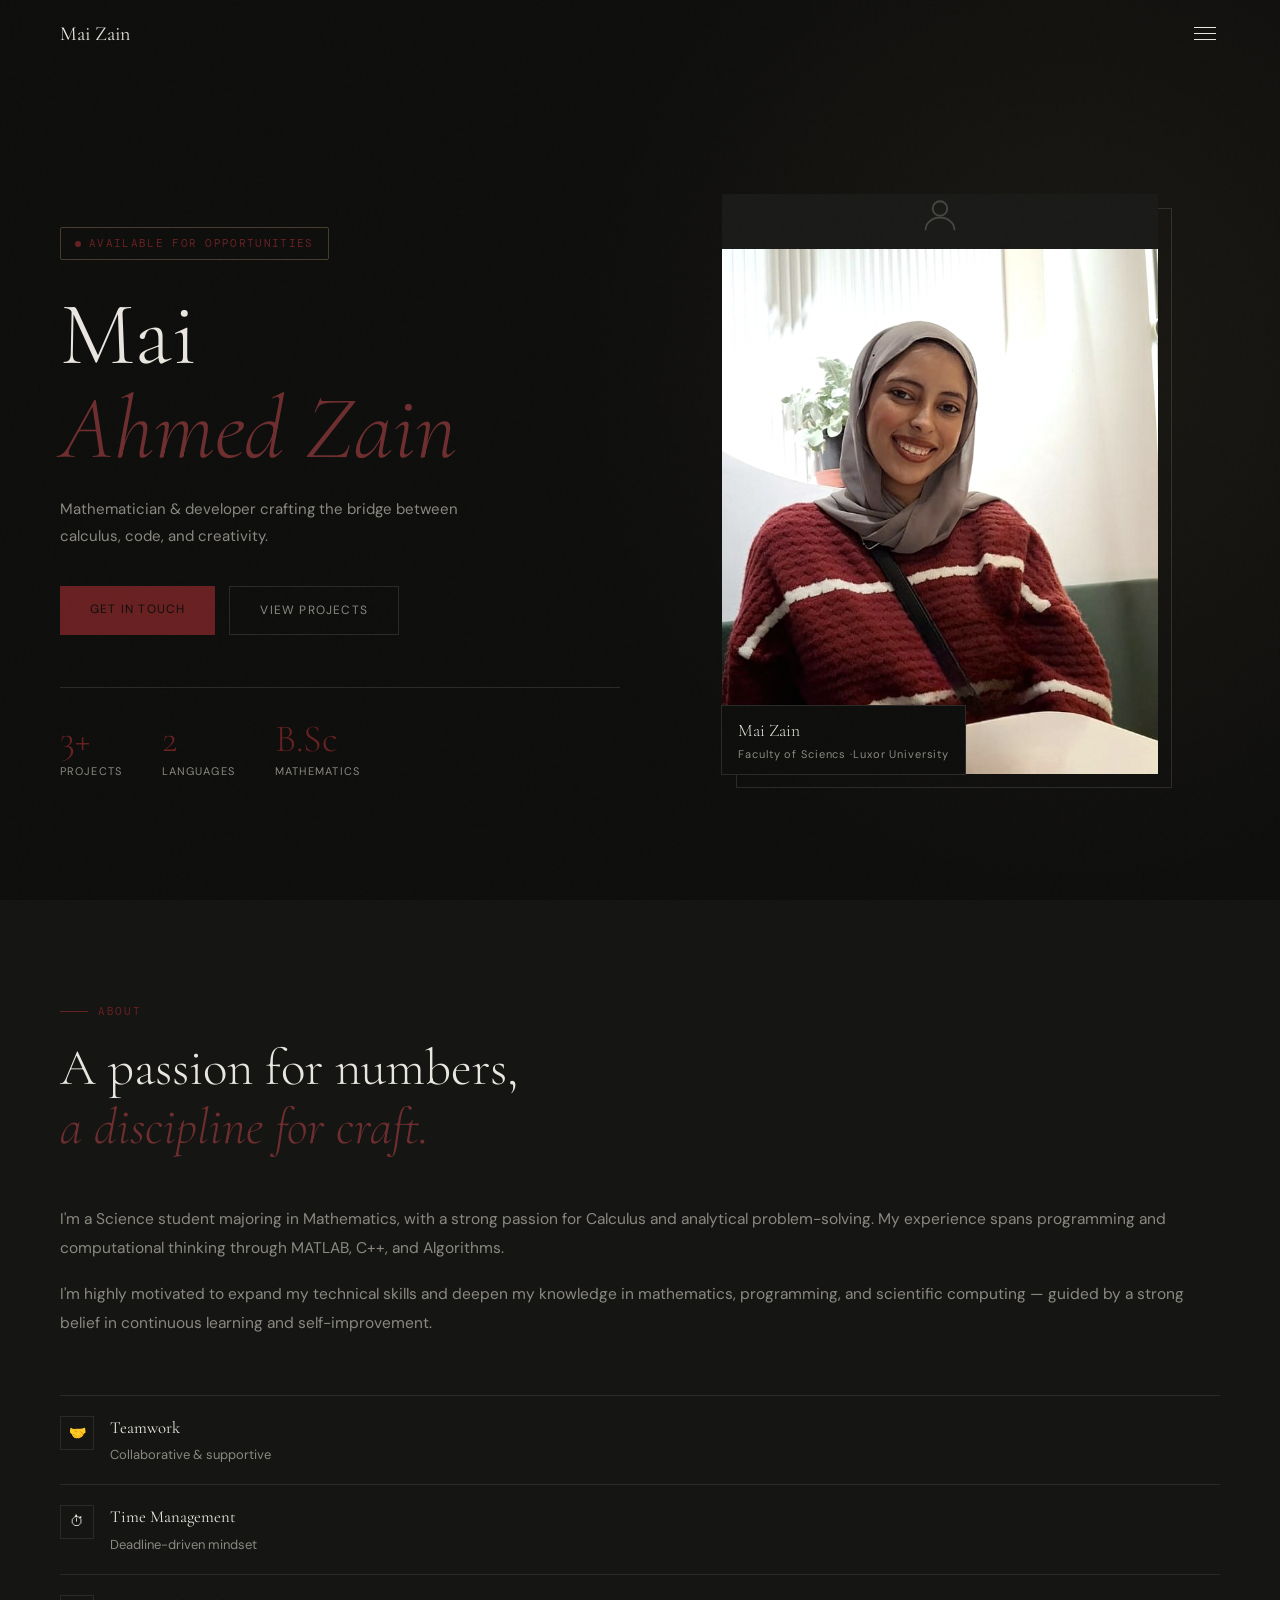
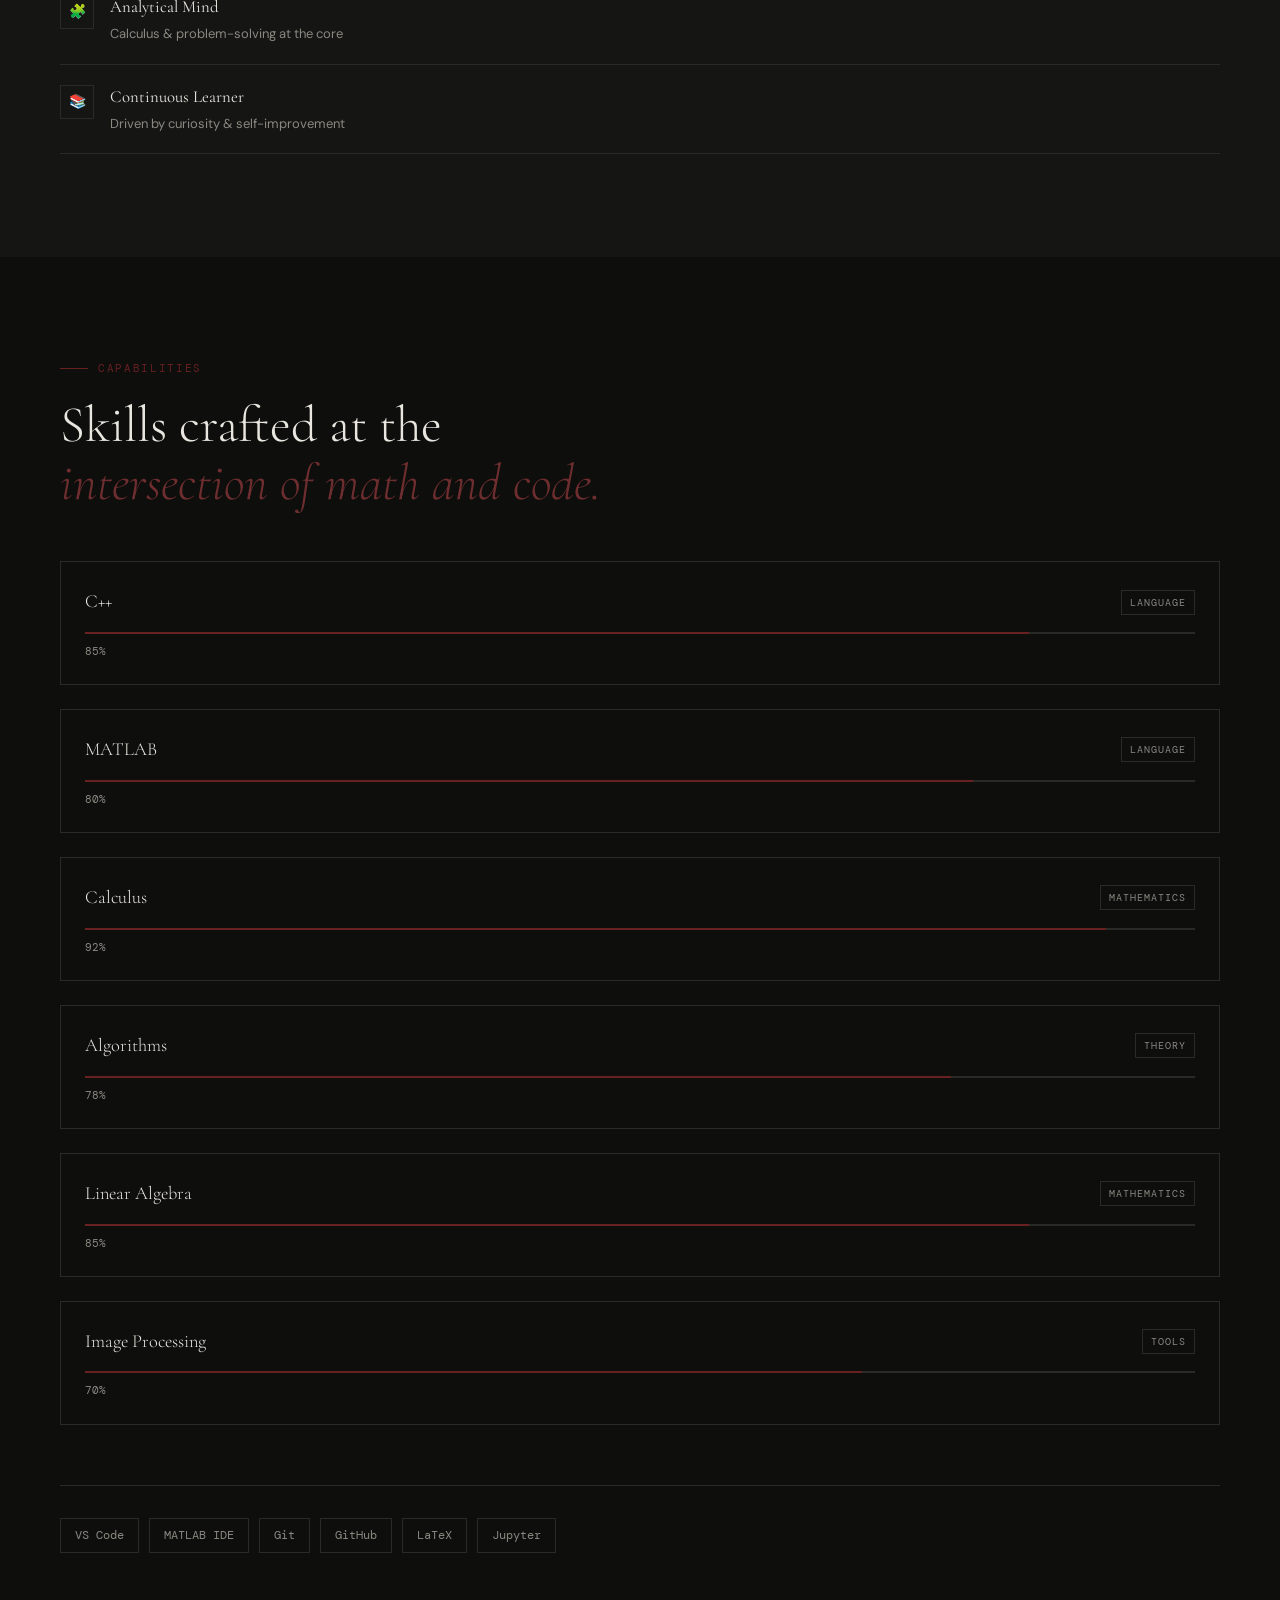
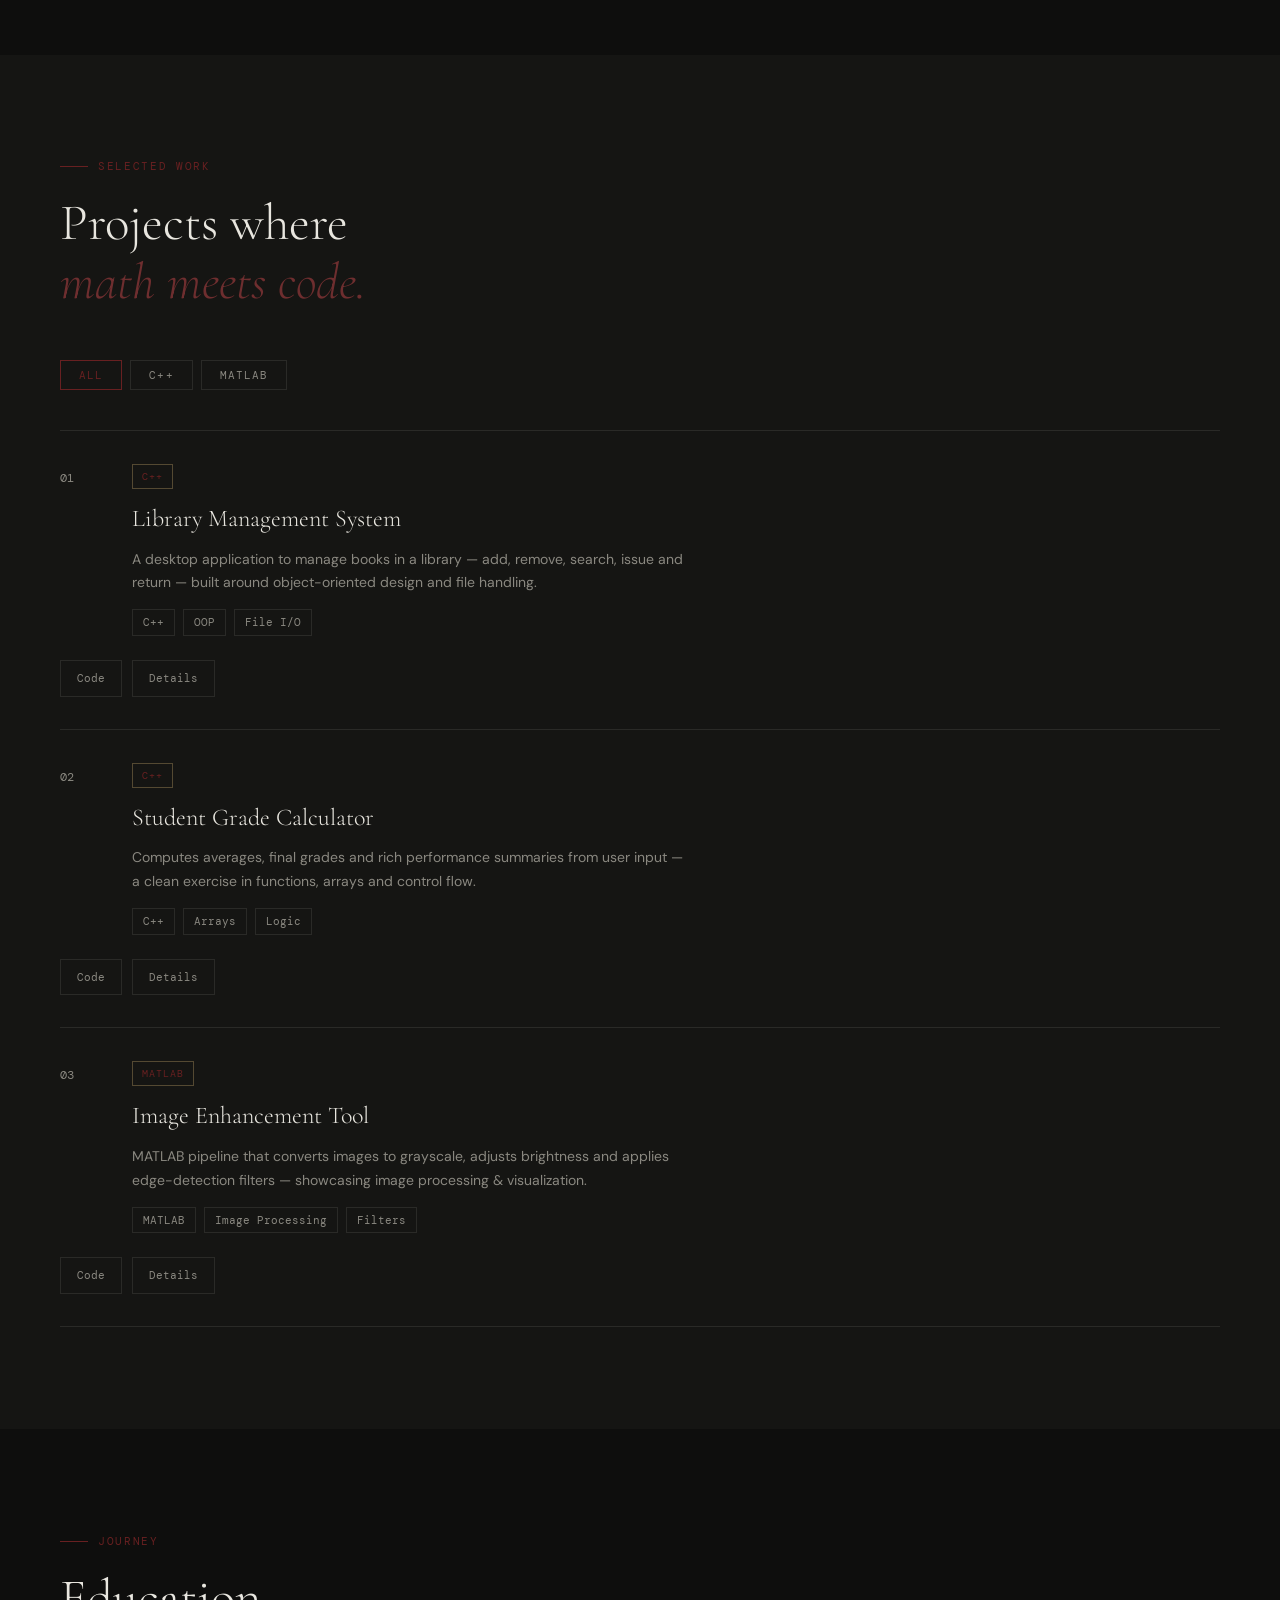
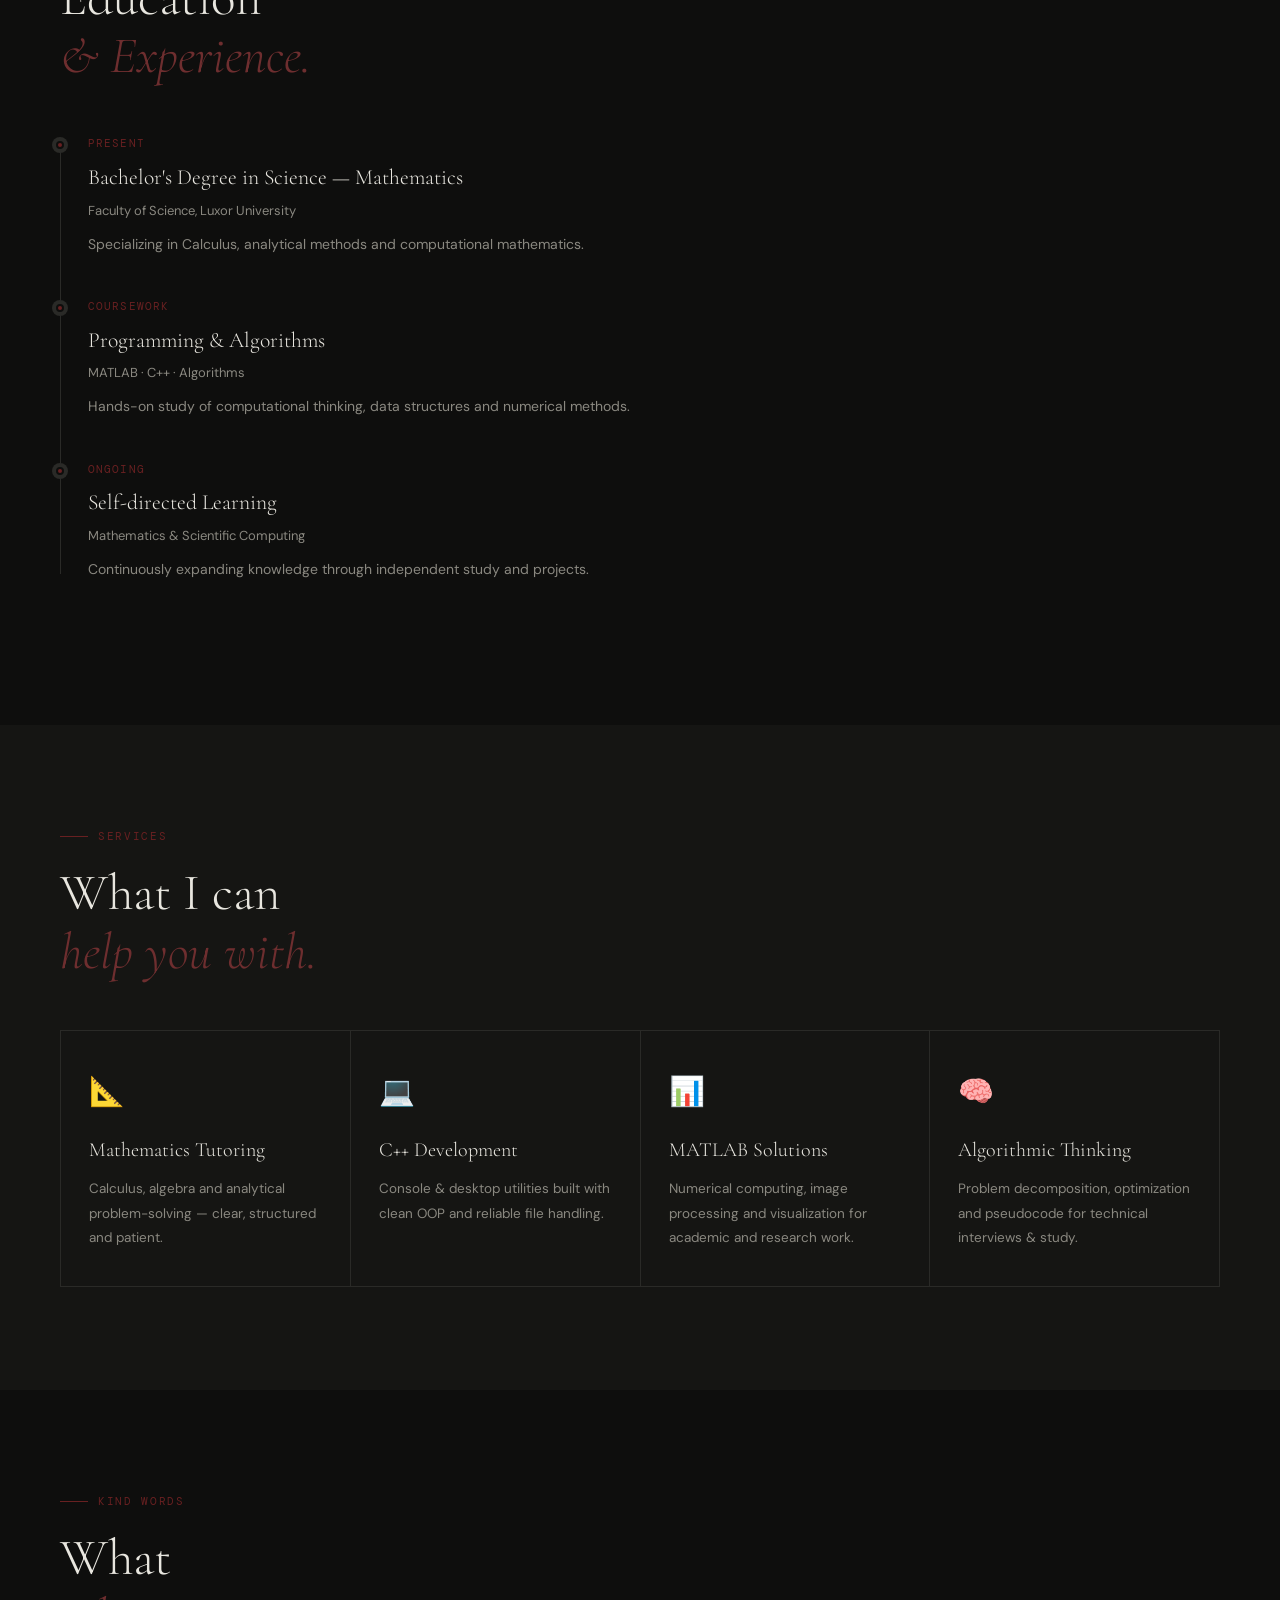
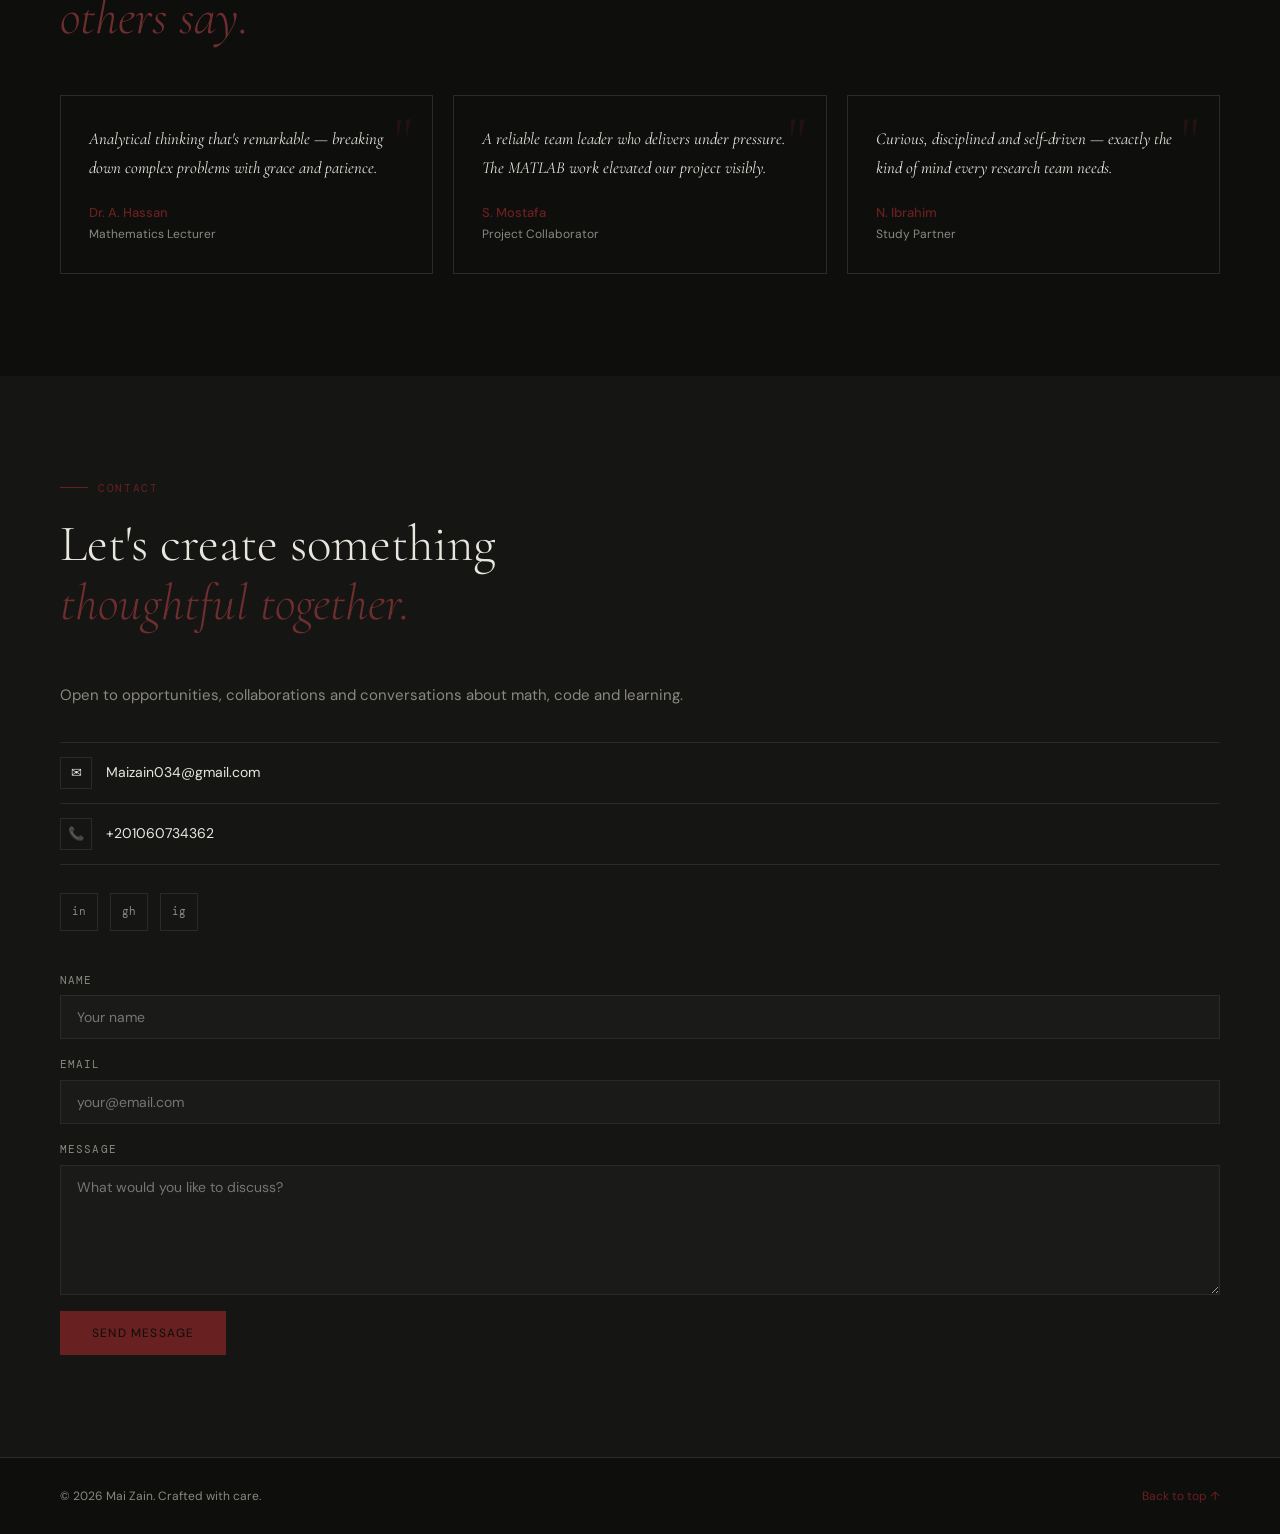
<file: index.html>
<!DOCTYPE html>
<html lang="en">
<head>
<meta charset="UTF-8" />
<meta name="viewport" content="width=device-width, initial-scale=1.0"/>
<title>MAI ZAIN — Portfolio</title>
<link rel="preconnect" href="https://fonts.googleapis.com">
<link rel="preconnect" href="https://fonts.gstatic.com" crossorigin>
<link href="https://fonts.googleapis.com/css2?family=Cormorant+Garamond:ital,wght@0,300;0,400;0,600;1,300;1,400&family=DM+Sans:wght@300;400;500&family=DM+Mono:wght@300;400&display=swap" rel="stylesheet">
<link rel="stylesheet" href="./style.css">
</head>
<body>

<nav id="nav">
  <a href="#home" class="nav-logo">Mai Zain</a>
  <ul class="nav-links">
    <li><a href="#about">About</a></li>
    <li><a href="#skills">Skills</a></li>
    <li><a href="#projects">Projects</a></li>
    <li><a href="#experience">Experience</a></li>
    <li><a href="#services">Services</a></li>
    <li><a href="#contact">Contact</a></li>
  </ul>
  <a href="#contact" class="nav-cta">Hire Me</a>
  <div class="hamburger" id="hamburger"><span></span><span></span><span></span></div>
</nav>

<div class="mobile-menu" id="mobileMenu">
  <a href="#about" class="mob-link">About</a>
  <a href="#skills" class="mob-link">Skills</a>
  <a href="#projects" class="mob-link">Projects</a>
  <a href="#experience" class="mob-link">Experience</a>
  <a href="#services" class="mob-link">Services</a>
  <a href="#contact" class="mob-link">Contact</a>
</div>

<!-- ═══ HERO ═══ -->
<section id="home">
  <div class="hero-left">
    <div class="hero-badge">Available for opportunities</div>
    <h1 class="hero-name">
      Mai<br><span class="line2">Ahmed Zain</span>
    </h1>
    <!-- ✏️ Edit your subtitle -->
    <p class="hero-sub">Mathematician &amp; developer crafting the bridge between calculus, code, and creativity.</p>
    <div class="hero-btns">
      <a href="#contact" class="btn-primary">Get in Touch</a>
      <a href="#projects" class="btn-outline">View Projects</a>
    </div>
    <div class="hero-stats">
      <!-- ✏️ Edit your stats -->
      <div><div class="stat-num">3+</div><div class="stat-label">Projects</div></div>
      <div><div class="stat-num">2</div><div class="stat-label">Languages</div></div>
      <div><div class="stat-num">B.Sc</div><div class="stat-label">Mathematics</div></div>
    </div>
  </div>
  <div class="hero-right">
    <div class="hero-img-wrap">
      <div class="hero-img-frame"></div>
        
      <div class="hero-img-placeholder">
        <svg width="48" height="48" viewBox="0 0 24 24" fill="none" stroke="currentColor" stroke-width="1">
          <circle cx="12" cy="8" r="4"/><path d="M4 20c0-4 3.6-7 8-7s8 3 8 7"/>
        </svg>
        <img src="./images/maii.jpeg" class="hero-img" alt="Mai Zain">
      </div>
      <div class="hero-img-caption">
        <p>Mai Zain</p>
        <p>Faculty of Sciencs ·Luxor University</p>
      </div>
    </div>
  </div>
</section>


<!-- ═══ ABOUT ═══ -->
<section id="about">
  <div class="section-tag">About</div>
  <h2 class="section-title">A passion for numbers,<br><em>a discipline for craft.</em></h2>
  <div class="about-grid reveal">
    <div class="about-text">
      <!-- ✏️ Edit your bio -->
      <p>I'm a Science student majoring in Mathematics, with a strong passion for Calculus and analytical problem-solving. My experience spans programming and computational thinking through MATLAB, C++, and Algorithms.</p>
      <p>I'm highly motivated to expand my technical skills and deepen my knowledge in mathematics, programming, and scientific computing — guided by a strong belief in continuous learning and self-improvement.</p>
    </div>
    <div class="about-traits">
      <!-- ✏️ Edit traits -->
      <div class="trait"><div class="trait-icon">🤝</div><div><div class="trait-name">Teamwork</div><div class="trait-desc">Collaborative &amp; supportive</div></div></div>
      <div class="trait"><div class="trait-icon">⏱</div><div><div class="trait-name">Time Management</div><div class="trait-desc">Deadline-driven mindset</div></div></div>
      <div class="trait"><div class="trait-icon">🧩</div><div><div class="trait-name">Analytical Mind</div><div class="trait-desc">Calculus &amp; problem-solving at the core</div></div></div>
      <div class="trait"><div class="trait-icon">📚</div><div><div class="trait-name">Continuous Learner</div><div class="trait-desc">Driven by curiosity &amp; self-improvement</div></div></div>
    </div>
  </div>
</section>

<!-- ═══ SKILLS ═══ -->
<section id="skills">
  <div class="section-tag">Capabilities</div>
  <h2 class="section-title">Skills crafted at the<br><em>intersection of math and code.</em></h2>
  <div class="skills-grid reveal">
    <!-- ✏️ Edit skill name, category, percentage -->
    <div class="skill-card"><div class="skill-top"><span class="skill-name">C++</span><span class="skill-tag">Language</span></div><div class="skill-bar-bg"><div class="skill-bar-fill" data-pct="85"></div></div><div class="skill-pct">85%</div></div>
    <div class="skill-card"><div class="skill-top"><span class="skill-name">MATLAB</span><span class="skill-tag">Language</span></div><div class="skill-bar-bg"><div class="skill-bar-fill" data-pct="80"></div></div><div class="skill-pct">80%</div></div>
    <div class="skill-card"><div class="skill-top"><span class="skill-name">Calculus</span><span class="skill-tag">Mathematics</span></div><div class="skill-bar-bg"><div class="skill-bar-fill" data-pct="92"></div></div><div class="skill-pct">92%</div></div>
    <div class="skill-card"><div class="skill-top"><span class="skill-name">Algorithms</span><span class="skill-tag">Theory</span></div><div class="skill-bar-bg"><div class="skill-bar-fill" data-pct="78"></div></div><div class="skill-pct">78%</div></div>
    <div class="skill-card"><div class="skill-top"><span class="skill-name">Linear Algebra</span><span class="skill-tag">Mathematics</span></div><div class="skill-bar-bg"><div class="skill-bar-fill" data-pct="85"></div></div><div class="skill-pct">85%</div></div>
    <div class="skill-card"><div class="skill-top"><span class="skill-name">Image Processing</span><span class="skill-tag">Tools</span></div><div class="skill-bar-bg"><div class="skill-bar-fill" data-pct="70"></div></div><div class="skill-pct">70%</div></div>
  </div>
  <!-- ✏️ Edit tools -->
  <div class="tools-row reveal">
    <span class="tool-chip">VS Code</span>
    <span class="tool-chip">MATLAB IDE</span>
    <span class="tool-chip">Git</span>
    <span class="tool-chip">GitHub</span>
    <span class="tool-chip">LaTeX</span>
    <span class="tool-chip">Jupyter</span>
  </div>
</section>

<!-- ═══ PROJECTS ═══ -->
<section id="projects">
  <div class="section-tag">Selected Work</div>
  <h2 class="section-title">Projects where<br><em>math meets code.</em></h2>
  <div class="filter-row">
    <button class="filter-btn active" data-filter="all">All</button>
    <button class="filter-btn" data-filter="cpp">C++</button>
    <button class="filter-btn" data-filter="matlab">MATLAB</button>
  </div>
  <div class="projects-list reveal">
    <!-- ✏️ Edit each project -->
    <div class="project-item" data-cat="cpp">
      <div class="project-num">01</div>
      <div>
        <span class="project-cat-badge">C++</span>
        <div class="project-title">Library Management System</div>
        <div class="project-desc">A desktop application to manage books in a library — add, remove, search, issue and return — built around object-oriented design and file handling.</div>
        <div class="project-tags"><span class="project-tag">C++</span><span class="project-tag">OOP</span><span class="project-tag">File I/O</span></div>
      </div>
      <div class="project-links">
        <a href="#" class="project-link">Code</a>
        <a href="#" class="project-link">Details</a>
      </div>
    </div>
    <div class="project-item" data-cat="cpp">
      <div class="project-num">02</div>
      <div>
        <span class="project-cat-badge">C++</span>
        <div class="project-title">Student Grade Calculator</div>
        <div class="project-desc">Computes averages, final grades and rich performance summaries from user input — a clean exercise in functions, arrays and control flow.</div>
        <div class="project-tags"><span class="project-tag">C++</span><span class="project-tag">Arrays</span><span class="project-tag">Logic</span></div>
      </div>
      <div class="project-links">
        <a href="#" class="project-link">Code</a>
        <a href="#" class="project-link">Details</a>
      </div>
    </div>
    <div class="project-item" data-cat="matlab">
      <div class="project-num">03</div>
      <div>
        <span class="project-cat-badge">MATLAB</span>
        <div class="project-title">Image Enhancement Tool</div>
        <div class="project-desc">MATLAB pipeline that converts images to grayscale, adjusts brightness and applies edge-detection filters — showcasing image processing &amp; visualization.</div>
        <div class="project-tags"><span class="project-tag">MATLAB</span><span class="project-tag">Image Processing</span><span class="project-tag">Filters</span></div>
      </div>
      <div class="project-links">
        <a href="#" class="project-link">Code</a>
        <a href="#" class="project-link">Details</a>
      </div>
    </div>
  </div>
</section>

<!-- ═══ EXPERIENCE ═══ -->
<section id="experience">
  <div class="section-tag">Journey</div>
  <h2 class="section-title">Education<br><em>&amp; Experience.</em></h2>
  <div class="timeline reveal">
    <!-- ✏️ Edit your timeline -->
    <div class="tl-item">
      <div class="tl-date">Present</div>
      <div class="tl-title">Bachelor's Degree in Science — Mathematics</div>
      <div class="tl-place">Faculty of Science, Luxor University</div>
      <div class="tl-desc">Specializing in Calculus, analytical methods and computational mathematics.</div>
    </div>
    <div class="tl-item">
      <div class="tl-date">Coursework</div>
      <div class="tl-title">Programming &amp; Algorithms</div>
      <div class="tl-place">MATLAB · C++ · Algorithms</div>
      <div class="tl-desc">Hands-on study of computational thinking, data structures and numerical methods.</div>
    </div>
    <div class="tl-item">
      <div class="tl-date">Ongoing</div>
      <div class="tl-title">Self-directed Learning</div>
      <div class="tl-place">Mathematics &amp; Scientific Computing</div>
      <div class="tl-desc">Continuously expanding knowledge through independent study and projects.</div>
    </div>
  </div>
</section>

<!-- ═══ SERVICES ═══ -->
<section id="services">
  <div class="section-tag">Services</div>
  <h2 class="section-title">What I can<br><em>help you with.</em></h2>
  <div class="services-grid reveal">
    <!-- ✏️ Edit services -->
    <div class="service-card"><span class="service-icon">📐</span><div class="service-title">Mathematics Tutoring</div><div class="service-desc">Calculus, algebra and analytical problem-solving — clear, structured and patient.</div></div>
    <div class="service-card"><span class="service-icon">💻</span><div class="service-title">C++ Development</div><div class="service-desc">Console &amp; desktop utilities built with clean OOP and reliable file handling.</div></div>
    <div class="service-card"><span class="service-icon">📊</span><div class="service-title">MATLAB Solutions</div><div class="service-desc">Numerical computing, image processing and visualization for academic and research work.</div></div>
    <div class="service-card"><span class="service-icon">🧠</span><div class="service-title">Algorithmic Thinking</div><div class="service-desc">Problem decomposition, optimization and pseudocode for technical interviews &amp; study.</div></div>
  </div>
</section>

<!-- ═══ TESTIMONIALS ═══ -->
<section id="testimonials">
  <div class="section-tag">Kind Words</div>
  <h2 class="section-title">What<br><em>others say.</em></h2>
  <div class="testi-grid reveal">
    <!-- ✏️ Edit testimonials -->
    <div class="testi-card"><div class="testi-quote">"</div><div class="testi-text">Analytical thinking that's remarkable — breaking down complex problems with grace and patience.</div><div class="testi-author">Dr. A. Hassan</div><div class="testi-role">Mathematics Lecturer</div></div>
    <div class="testi-card"><div class="testi-quote">"</div><div class="testi-text">A reliable team leader who delivers under pressure. The MATLAB work elevated our project visibly.</div><div class="testi-author">S. Mostafa</div><div class="testi-role">Project Collaborator</div></div>
    <div class="testi-card"><div class="testi-quote">"</div><div class="testi-text">Curious, disciplined and self-driven — exactly the kind of mind every research team needs.</div><div class="testi-author">N. Ibrahim</div><div class="testi-role">Study Partner</div></div>
  </div>
</section>

<!-- ═══ CONTACT ═══ -->
<section id="contact">
  <div class="section-tag">Contact</div>
  <h2 class="section-title">Let's create something<br><em>thoughtful together.</em></h2>
  <div class="contact-grid reveal">
    <div class="contact-info">
      <p>Open to opportunities, collaborations and conversations about math, code and learning.</p>
      <!-- ✏️ Replace with your contact info -->
      <div class="contact-detail"><div class="contact-detail-icon">✉</div><a href="mailto:Maizain034@gmail.com">Maizain034@gmail.com</a></div>
      <div class="contact-detail"><div class="contact-detail-icon">📞</div><a href="tel:+201060734362">+201060734362</a></div>
      <div class="social-links">
        <!-- ✏️ Add your social links -->
        <a href="#" class="social-link">in</a>
        <a href="#" class="social-link">gh</a>
        <a href="#" class="social-link">ig</a>
      </div>
    </div>
    <div>
      <div class="contact-form">
        <div class="form-group"><label class="form-label">Name</label><input type="text" class="form-input" id="fname" placeholder="Your name"></div>
        <div class="form-group"><label class="form-label">Email</label><input type="email" class="form-input" id="femail" placeholder="your@email.com"></div>
        <div class="form-group"><label class="form-label">Message</label><textarea class="form-textarea" id="fmsg" placeholder="What would you like to discuss?"></textarea></div>
        <button class="form-submit" id="formSubmit">Send Message</button>
        <div class="form-success" id="formSuccess">✓ Message sent! I'll get back to you soon.</div>
      </div>
    </div>
  </div>
</section>

<footer>
  <p>© 2026 Mai Zain. Crafted with care.</p>
  <a href="#home">Back to top ↑</a>
</footer>

<button class="back-top" id="backTop">↑</button>

<script src="./script.js"></script>
</body>
</html>
</file>
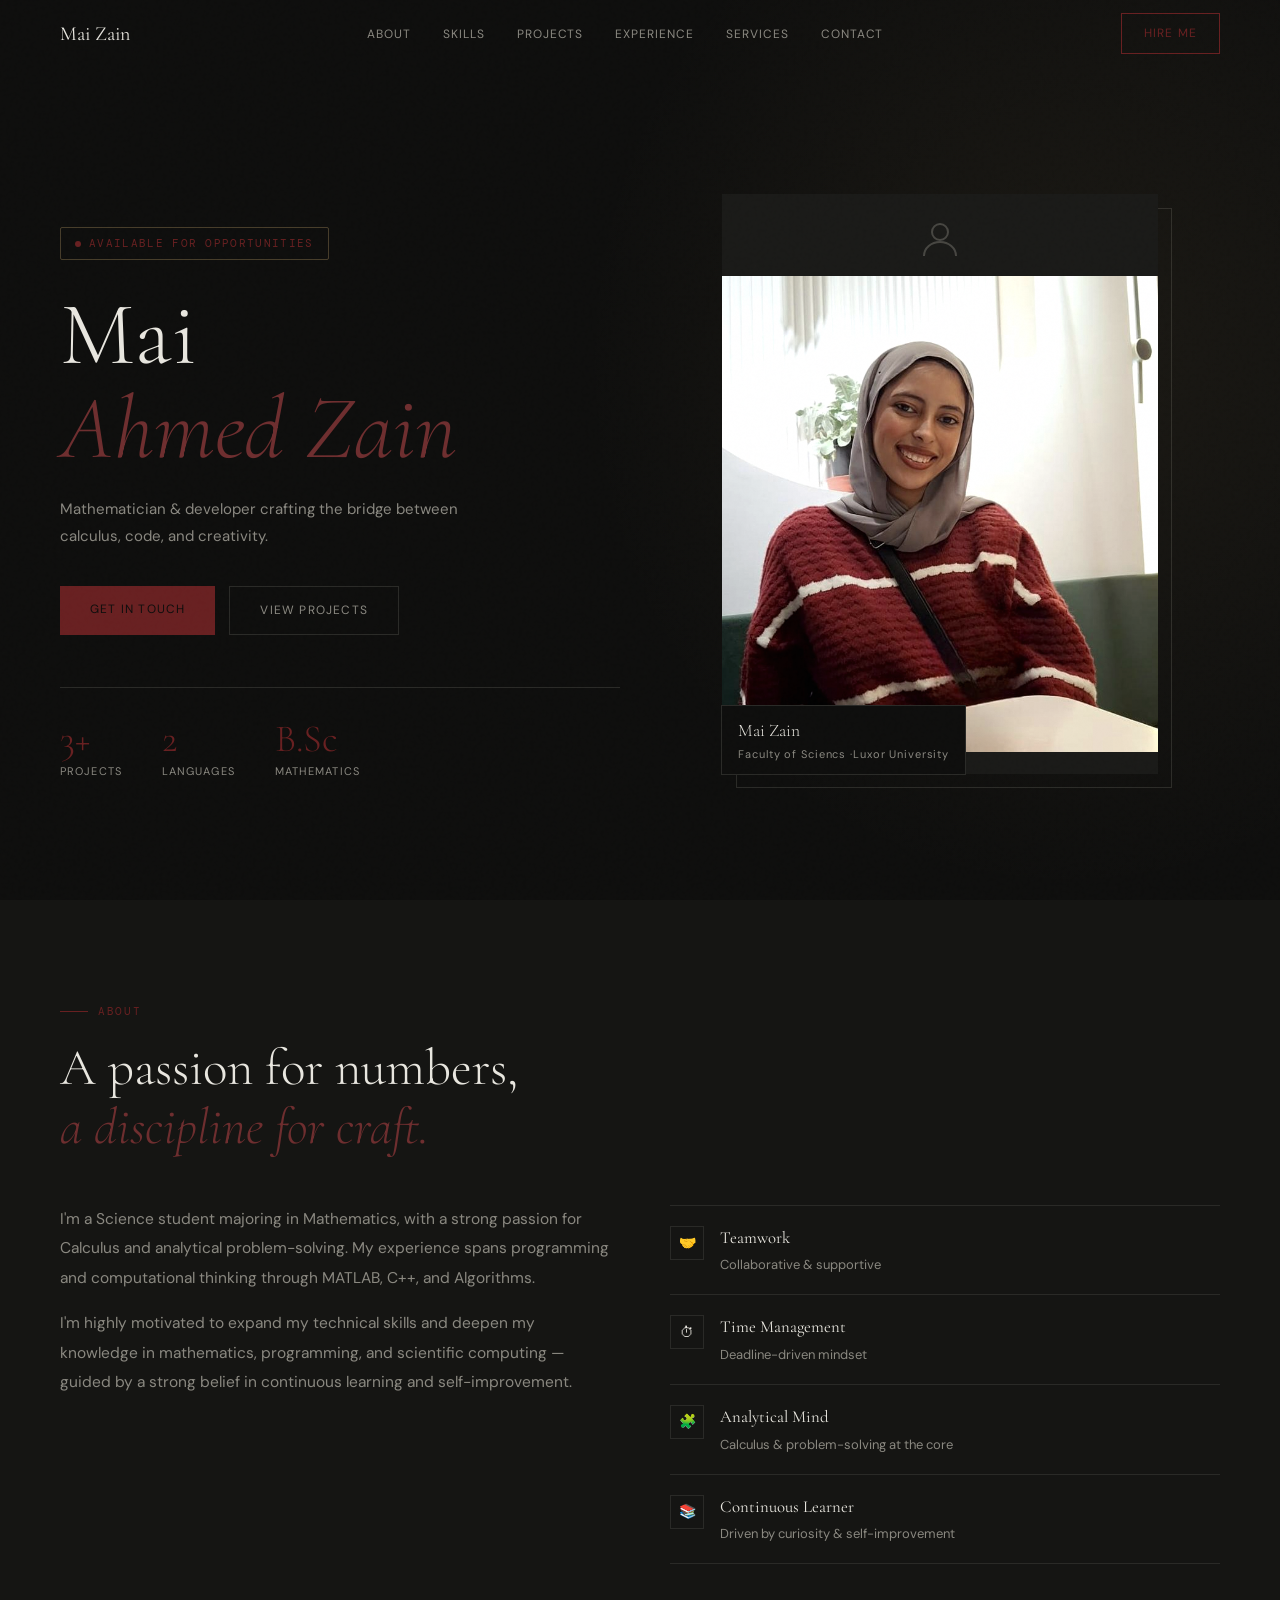
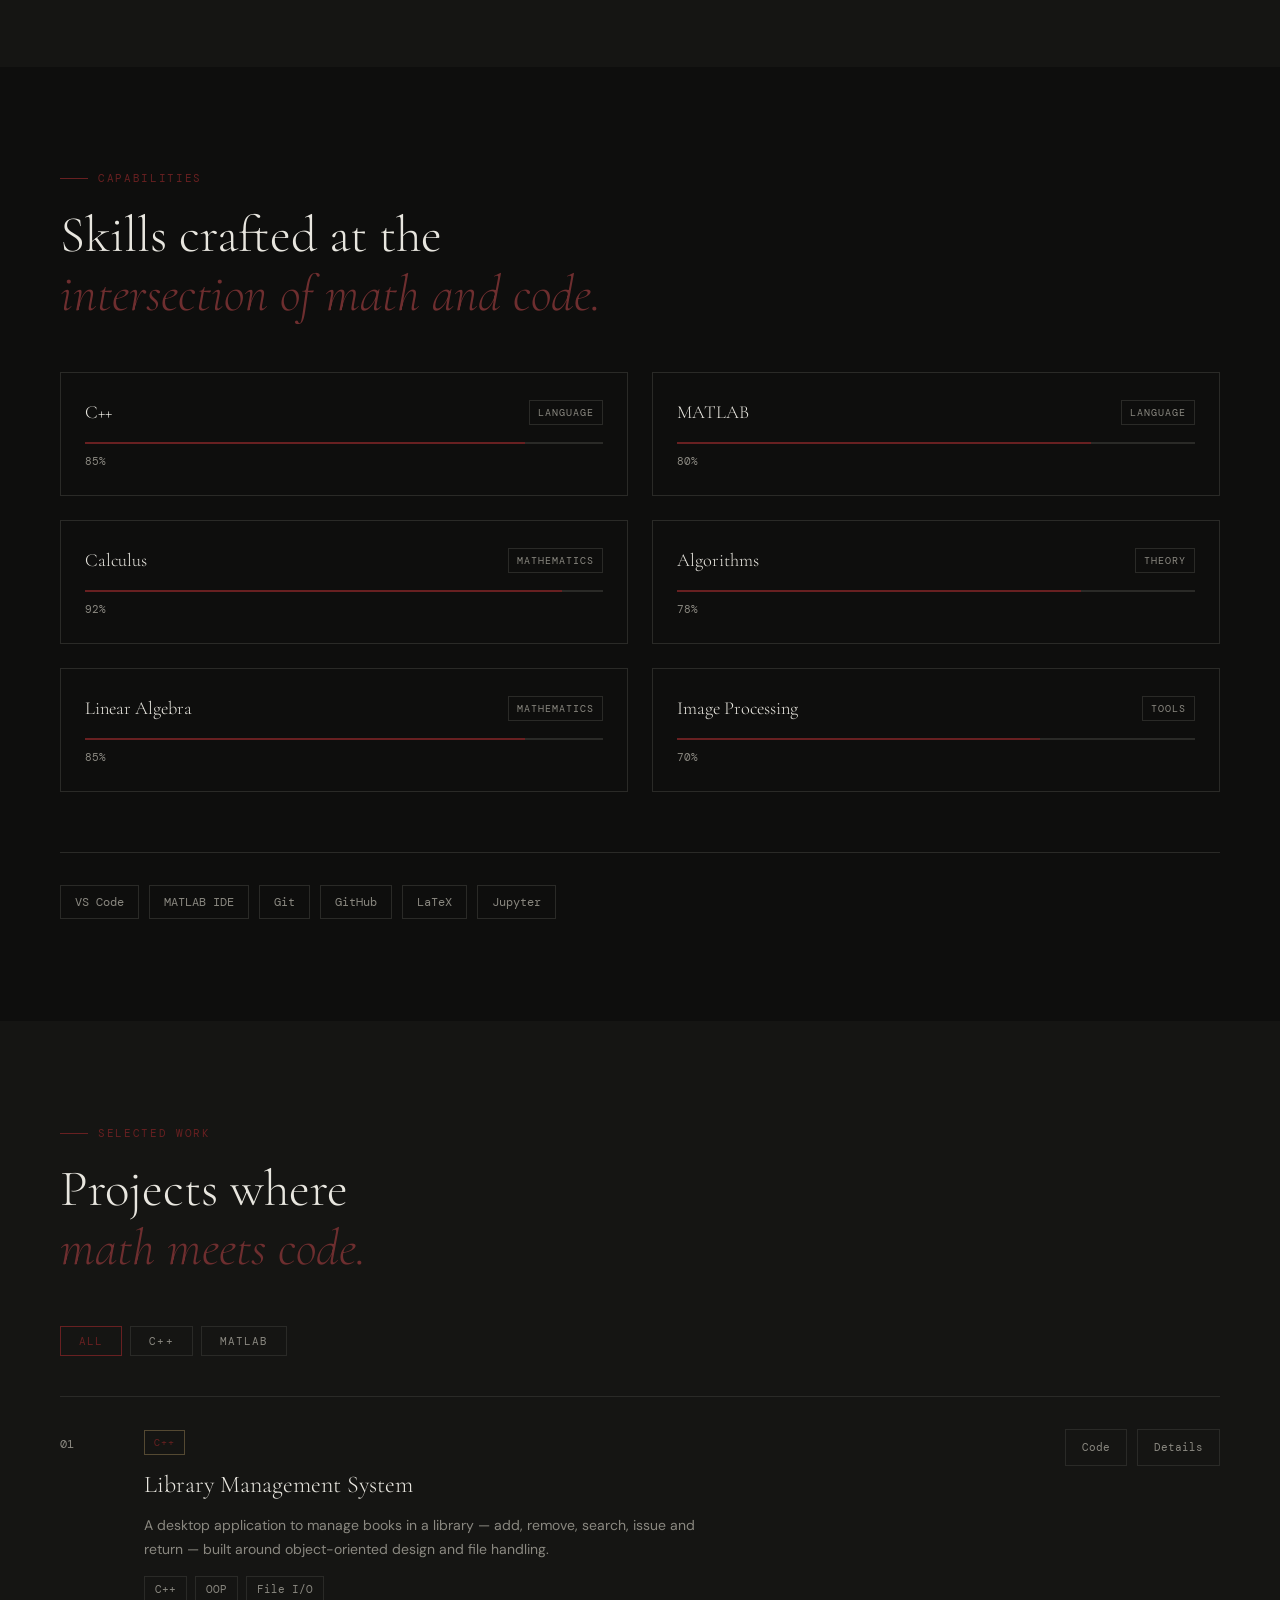
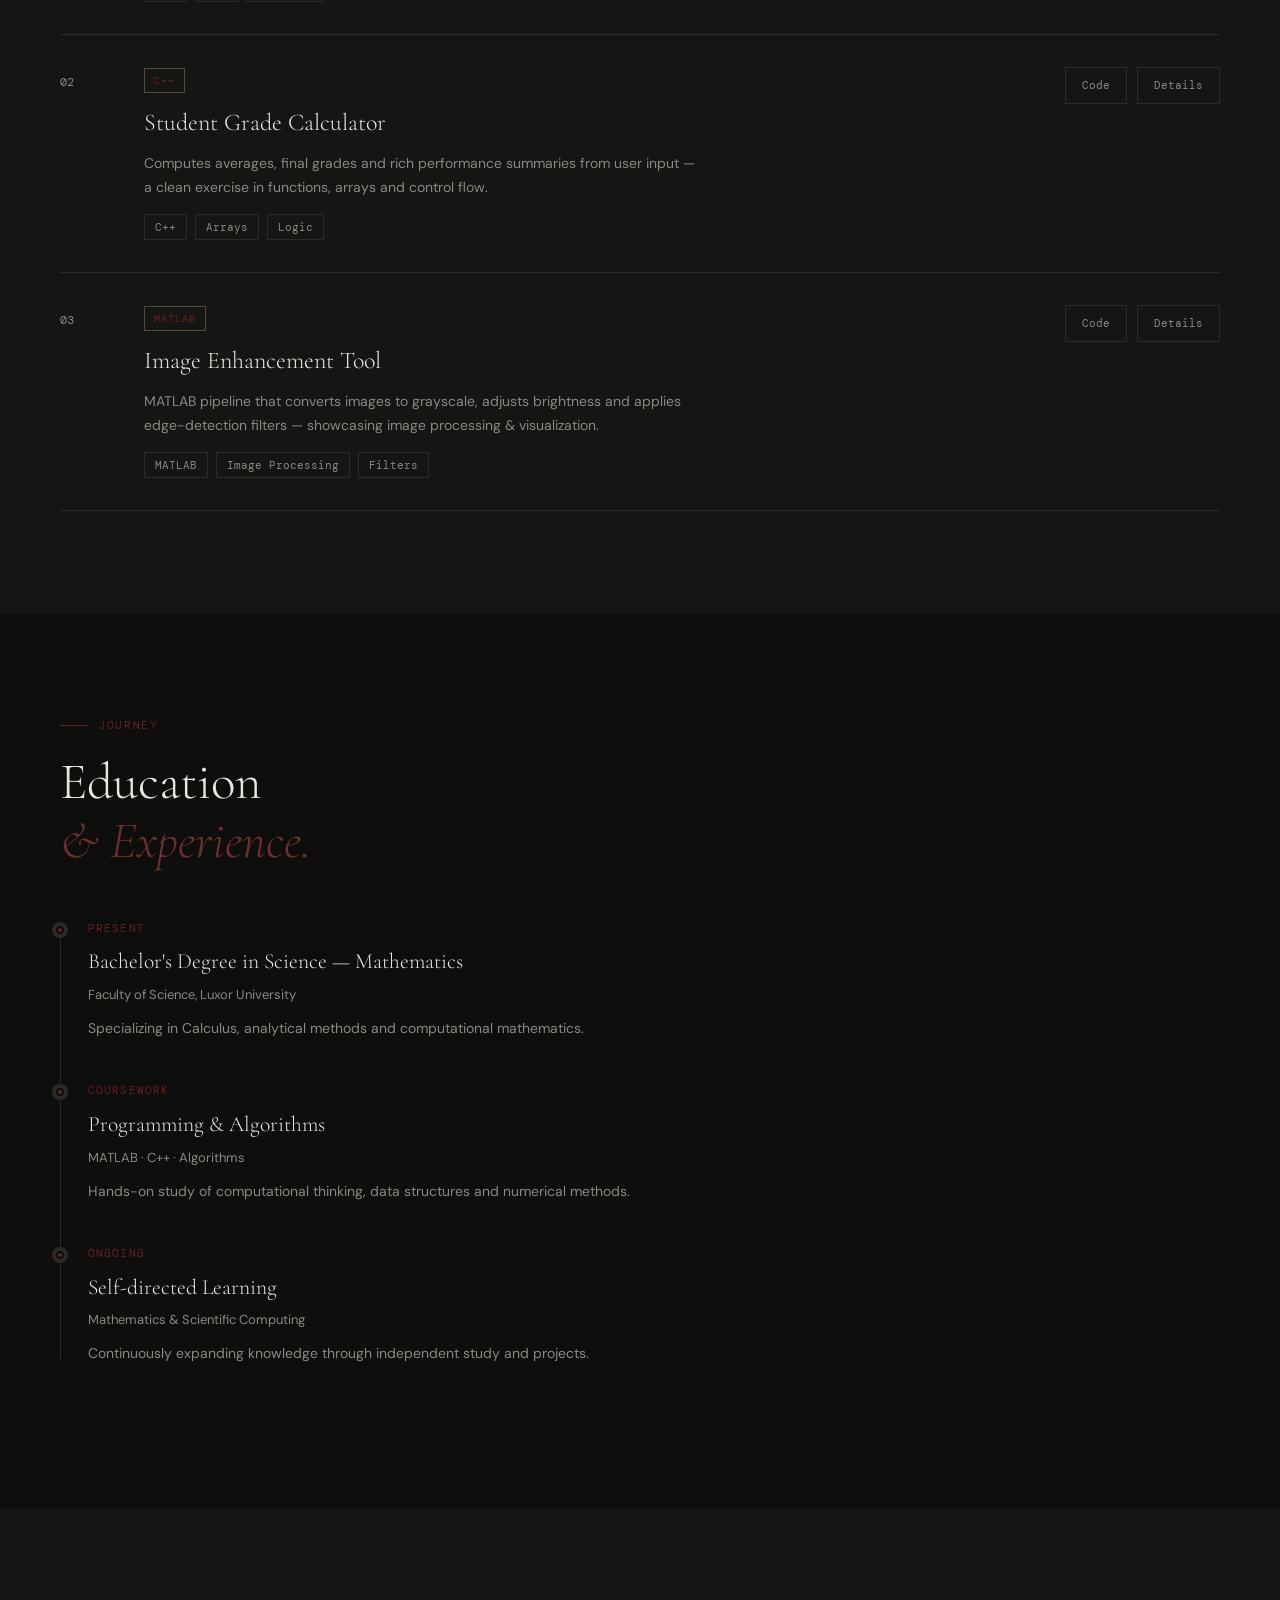
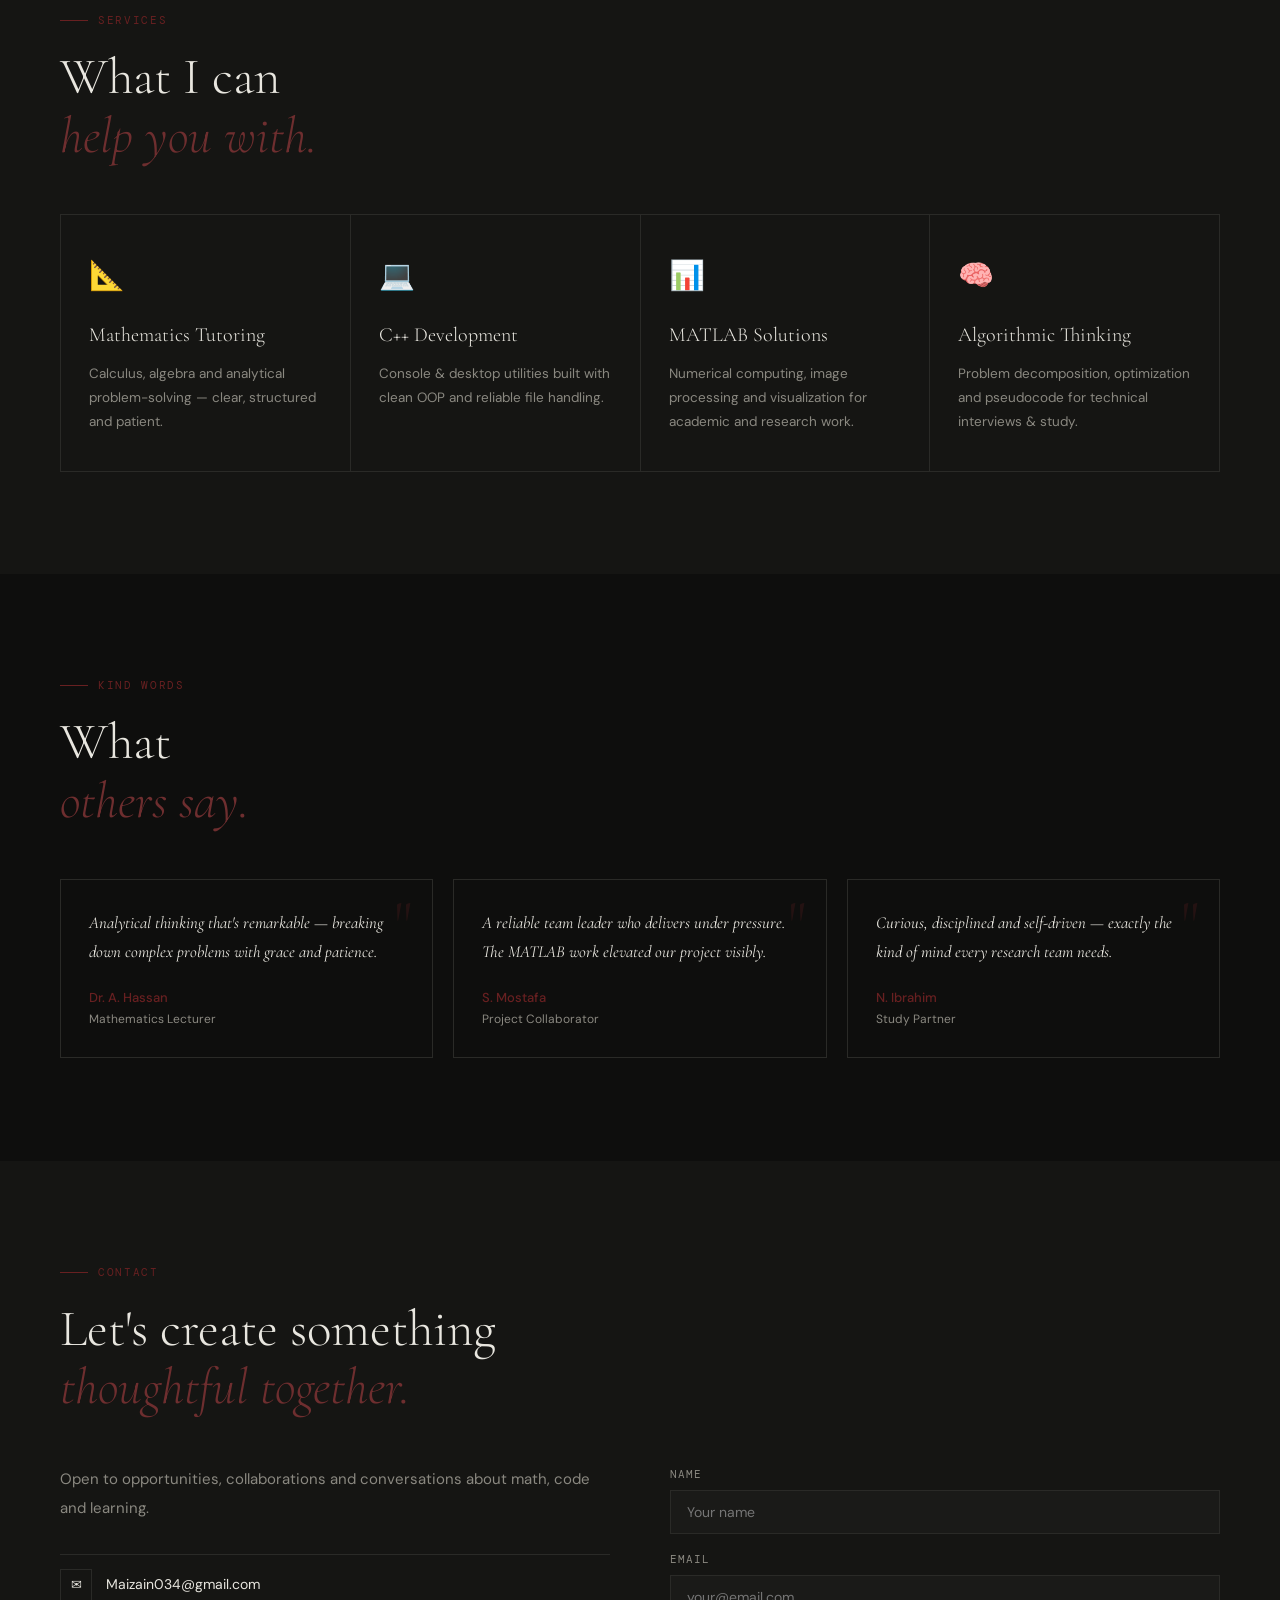
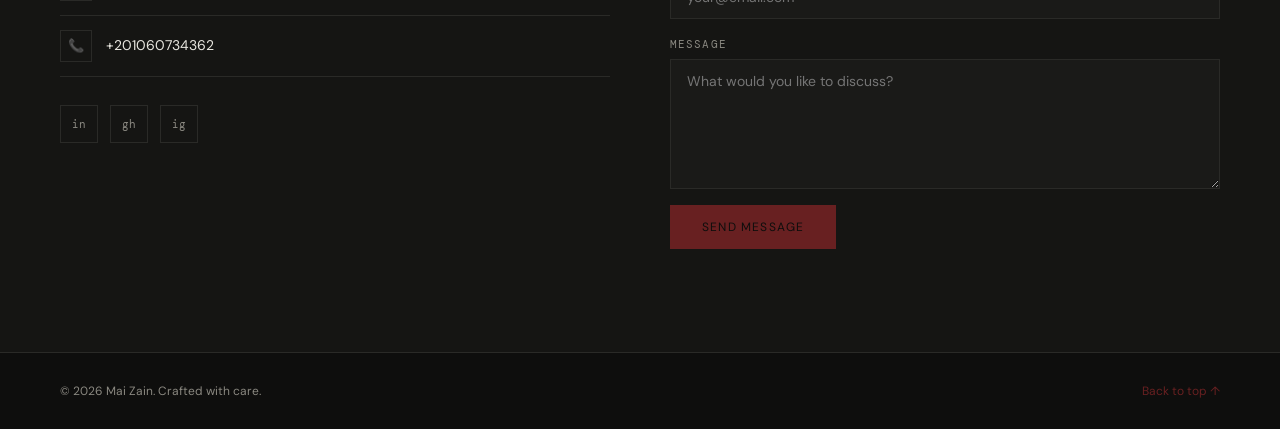
<file: portfolio.html>
<!DOCTYPE html>
<html lang="en">
<head>
<meta charset="UTF-8" />
<meta name="viewport" content="width=device-width, initial-scale=1.0"/>
<title>MAI ZAIN — Portfolio</title>
<link rel="preconnect" href="https://fonts.googleapis.com">
<link rel="preconnect" href="https://fonts.gstatic.com" crossorigin>
<link href="https://fonts.googleapis.com/css2?family=Cormorant+Garamond:ital,wght@0,300;0,400;0,600;1,300;1,400&family=DM+Sans:wght@300;400;500&family=DM+Mono:wght@300;400&display=swap" rel="stylesheet">
<style>
  *, *::before, *::after { box-sizing: border-box; margin: 0; padding: 0; }
  :root {
    --bg: #0e0e0d;
    --bg2: #151513;
    --surface: #1a1a18;
    --border: #2a2a27;
    --gold: #682021;
    --gold2: #6E2E2F;
    --text: #e8e6df;
    --muted: #8a8880;
    --ff-display: 'Cormorant Garamond', Georgia, serif;
    --ff-body: 'DM Sans', sans-serif;
    --ff-mono: 'DM Mono', monospace;
    --nav-h: 68px;
    --ease: cubic-bezier(.4,0,.2,1);
    --ease-out: cubic-bezier(0,0,.2,1);
  }
  html { scroll-behavior: smooth; scroll-padding-top: var(--nav-h); }
  body {
    background: var(--bg);
    color: var(--text);
    font-family: var(--ff-body);
    font-size: 15px;
    line-height: 1.7;
    -webkit-font-smoothing: antialiased;
    overflow-x: hidden;
  }
  ::selection { background: var(--gold); color: #0e0e0d; }
  ::-webkit-scrollbar { width: 4px; }
  ::-webkit-scrollbar-track { background: var(--bg); }
  ::-webkit-scrollbar-thumb { background: var(--border); border-radius: 2px; }

  /* noise */
  body::before {
    content: '';
    position: fixed; inset: 0;
    background-image: url("data:image/svg+xml,%3Csvg viewBox='0 0 256 256' xmlns='http://www.w3.org/2000/svg'%3E%3Cfilter id='n'%3E%3CfeTurbulence type='fractalNoise' baseFrequency='0.9' numOctaves='4' stitchTiles='stitch'/%3E%3C/filter%3E%3Crect width='100%25' height='100%25' filter='url(%23n)' opacity='0.04'/%3E%3C/svg%3E");
    pointer-events: none; z-index: 9999; opacity: .4;
  }

  .section-tag {
    font-family: var(--ff-mono); font-size: 11px;
    letter-spacing: .15em; text-transform: uppercase;
    color: var(--gold); display: flex; align-items: center; gap: 10px;
    margin-bottom: 18px;
  }
  .section-tag::before { content: ''; width: 28px; height: 1px; background: var(--gold); }
  h2.section-title {
    font-family: var(--ff-display); font-size: clamp(2rem,4vw,3.2rem);
    font-weight: 300; line-height: 1.15; color: var(--text); margin-bottom: 48px;
  }
  h2.section-title em { font-style: italic; color: var(--gold2); }

  /* NAV */
  nav {
    position: fixed; top: 0; left: 0; right: 0; height: var(--nav-h);
    display: flex; align-items: center; justify-content: space-between;
    padding: 0 clamp(20px,5vw,60px); z-index: 100;
    transition: background .4s var(--ease), border-color .4s;
    border-bottom: 1px solid transparent;
  }
  nav.scrolled { background: rgba(14,14,13,.92); backdrop-filter: blur(12px); border-color: var(--border); }
  .nav-logo { font-family: var(--ff-display); font-size: 1.25rem; font-weight: 400; color: var(--text); text-decoration: none; }
  .nav-links { display: flex; gap: 32px; list-style: none; }
  .nav-links a { font-size: 12px; letter-spacing: .08em; text-transform: uppercase; color: var(--muted); text-decoration: none; transition: color .2s; }
  .nav-links a:hover { color: var(--text); }
  .nav-cta { background: transparent; border: 1px solid var(--gold); color: var(--gold); font-family: var(--ff-body); font-size: 12px; letter-spacing: .1em; text-transform: uppercase; padding: 9px 22px; cursor: pointer; text-decoration: none; transition: background .2s, color .2s; }
  .nav-cta:hover { background: var(--gold); color: var(--bg); }

  .hamburger { display: none; flex-direction: column; gap: 5px; cursor: pointer; padding: 4px; }
  .hamburger span { width: 22px; height: 1px; background: var(--text); transition: transform .3s, opacity .3s; }
  .hamburger.open span:nth-child(1) { transform: translateY(6px) rotate(45deg); }
  .hamburger.open span:nth-child(2) { opacity: 0; }
  .hamburger.open span:nth-child(3) { transform: translateY(-6px) rotate(-45deg); }
  .mobile-menu { display: none; position: fixed; inset: var(--nav-h) 0 0 0; background: rgba(14,14,13,.97); backdrop-filter: blur(16px); flex-direction: column; align-items: center; justify-content: center; gap: 32px; z-index: 99; }
  .mobile-menu.open { display: flex; }
  .mobile-menu a { font-family: var(--ff-display); font-size: 2rem; font-weight: 300; color: var(--text); text-decoration: none; transition: color .2s; }
  .mobile-menu a:hover { color: var(--gold); }

  /* HERO */
  #home {
    min-height: 100svh; display: grid; grid-template-columns: 1fr 1fr;
    align-items: center; padding: var(--nav-h) clamp(20px,5vw,60px) 0; gap: 40px; position: relative;
  }
  #home::after { content: ''; position: absolute; top: 0; right: 0; width: 55%; height: 100%; background: radial-gradient(ellipse at 70% 40%, rgba(201,169,110,.07) 0%, transparent 70%); pointer-events: none; }
  .hero-left { padding-top: 40px; }
  .hero-badge { display: inline-flex; align-items: center; gap: 8px; font-family: var(--ff-mono); font-size: 11px; letter-spacing: .12em; text-transform: uppercase; color: var(--gold); margin-bottom: 28px; padding: 6px 14px; border: 1px solid rgba(201,169,110,.3); border-radius: 2px; }
  .hero-badge::before { content: ''; width: 6px; height: 6px; border-radius: 50%; background: var(--gold); animation: pulse 2s ease-in-out infinite; }
  @keyframes pulse { 0%,100% { opacity:1; } 50% { opacity:.3; } }
  .hero-name { font-family: var(--ff-display); font-size: clamp(3rem,7vw,6rem); font-weight: 300; line-height: 1.05; color: var(--text); margin-bottom: 20px; }
  .hero-name .line2 { font-style: italic; color: var(--gold2); display: block; }
  .hero-sub { font-size: 15px; color: var(--muted); max-width: 420px; margin-bottom: 36px; line-height: 1.8; }
  .hero-btns { display: flex; gap: 14px; flex-wrap: wrap; }
  .btn-primary { background: var(--gold); color: var(--bg); padding: 13px 30px; font-family: var(--ff-body); font-size: 12px; letter-spacing: .1em; text-transform: uppercase; text-decoration: none; transition: background .2s, transform .2s; display: inline-block; }
  .btn-primary:hover { background: var(--gold2); transform: translateY(-1px); }
  .btn-outline { border: 1px solid var(--border); color: var(--muted); padding: 13px 30px; font-family: var(--ff-body); font-size: 12px; letter-spacing: .1em; text-transform: uppercase; text-decoration: none; transition: border-color .2s, color .2s; display: inline-block; }
  .btn-outline:hover { border-color: var(--gold); color: var(--gold); }
  .hero-stats { display: flex; gap: 40px; margin-top: 52px; padding-top: 32px; border-top: 1px solid var(--border); }
  .stat-num { font-family: var(--ff-display); font-size: 2.4rem; font-weight: 300; color: var(--gold); line-height: 1; }
  .stat-label { font-size: 11px; letter-spacing: .1em; text-transform: uppercase; color: var(--muted); margin-top: 4px; }
  .hero-right { display: flex; align-items: center; justify-content: center; }
  .hero-img-wrap { position: relative; width: clamp(260px,34vw,440px); aspect-ratio: 3/4; }
  .hero-img-frame { position: absolute; inset: 0; border: 1px solid var(--border); transform: translate(14px,14px); z-index: 0; }
  .hero-img { position: relative; width: 100%; height: 100%; object-fit: cover; object-position: top; z-index: 1; filter: grayscale(20%) contrast(1.05); }
  .hero-img-placeholder { position: relative; width: 100%; height: 100%; background: var(--surface); display: flex; flex-direction: column; align-items: center; justify-content: center; gap: 12px; z-index: 1; color: var(--muted); }
  .hero-img-placeholder svg { opacity: .4; }
  .hero-img-caption { position: absolute; bottom: -1px; left: -1px; background: var(--bg); border: 1px solid var(--border); padding: 10px 16px; z-index: 2; }
  .hero-img-caption p:first-child { font-family: var(--ff-display); font-size: 1.1rem; font-weight: 300; }
  .hero-img-caption p:last-child { font-size: 11px; color: var(--muted); letter-spacing: .08em; }

  /* SECTIONS */
  section { padding: clamp(60px,8vw,110px) clamp(20px,5vw,60px); }
  section:nth-child(even) { background: var(--bg2); }

  /* ABOUT */
  .about-grid { display: grid; grid-template-columns: 1fr 1fr; gap: 60px; align-items: start; }
  .about-text p { color: var(--muted); line-height: 1.9; margin-bottom: 16px; font-size: 15.5px; }
  .trait { display: flex; align-items: flex-start; gap: 16px; padding: 18px 0; border-bottom: 1px solid var(--border); }
  .trait:first-child { border-top: 1px solid var(--border); }
  .trait-icon { width: 34px; height: 34px; border: 1px solid var(--border); display: flex; align-items: center; justify-content: center; flex-shrink: 0; margin-top: 2px; font-size: 14px; }
  .trait-name { font-family: var(--ff-display); font-size: 1.05rem; font-weight: 400; margin-bottom: 2px; }
  .trait-desc { font-size: 13px; color: var(--muted); }

  /* SKILLS */
  .skills-grid { display: grid; grid-template-columns: 1fr 1fr; gap: 24px; margin-bottom: 60px; }
  .skill-card { border: 1px solid var(--border); padding: 24px; transition: border-color .2s; }
  .skill-card:hover { border-color: var(--gold); }
  .skill-top { display: flex; justify-content: space-between; align-items: center; margin-bottom: 14px; }
  .skill-name { font-family: var(--ff-display); font-size: 1.15rem; font-weight: 300; }
  .skill-tag { font-family: var(--ff-mono); font-size: 10px; letter-spacing: .1em; text-transform: uppercase; color: var(--muted); padding: 3px 8px; border: 1px solid var(--border); }
  .skill-bar-bg { height: 2px; background: var(--border); overflow: hidden; }
  .skill-bar-fill { height: 100%; background: var(--gold); width: 0; transition: width 1.2s var(--ease-out); }
  .skill-pct { font-family: var(--ff-mono); font-size: 11px; color: var(--muted); margin-top: 8px; }
  .tools-row { display: flex; flex-wrap: wrap; gap: 10px; padding-top: 32px; border-top: 1px solid var(--border); }
  .tool-chip { padding: 6px 14px; border: 1px solid var(--border); font-family: var(--ff-mono); font-size: 12px; color: var(--muted); transition: border-color .2s, color .2s; }
  .tool-chip:hover { border-color: var(--gold); color: var(--gold); }

  /* PROJECTS */
  .filter-row { display: flex; gap: 8px; margin-bottom: 40px; flex-wrap: wrap; }
  .filter-btn { padding: 7px 18px; border: 1px solid var(--border); background: none; color: var(--muted); cursor: pointer; font-family: var(--ff-mono); font-size: 11px; letter-spacing: .1em; text-transform: uppercase; transition: all .2s; }
  .filter-btn.active, .filter-btn:hover { border-color: var(--gold); color: var(--gold); }
  .projects-list { display: flex; flex-direction: column; }
  .project-item { display: grid; grid-template-columns: 60px 1fr auto; gap: 24px; align-items: start; padding: 32px 0; border-bottom: 1px solid var(--border); transition: opacity .2s; }
  .project-item:first-child { border-top: 1px solid var(--border); }
  .project-item.hidden { display: none; }
  .project-num { font-family: var(--ff-mono); font-size: 12px; color: var(--muted); padding-top: 5px; }
  .project-cat-badge { display: inline-block; font-family: var(--ff-mono); font-size: 10px; letter-spacing: .1em; text-transform: uppercase; color: var(--gold); border: 1px solid rgba(201,169,110,.35); padding: 3px 9px; margin-bottom: 10px; }
  .project-title { font-family: var(--ff-display); font-size: 1.5rem; font-weight: 300; margin-bottom: 8px; }
  .project-desc { color: var(--muted); font-size: 14px; max-width: 560px; line-height: 1.7; }
  .project-tags { display: flex; gap: 8px; flex-wrap: wrap; margin-top: 14px; }
  .project-tag { font-family: var(--ff-mono); font-size: 11px; color: var(--muted); padding: 3px 10px; border: 1px solid var(--border); }
  .project-links { display: flex; gap: 10px; flex-shrink: 0; }
  .project-link { padding: 8px 16px; border: 1px solid var(--border); font-family: var(--ff-mono); font-size: 11px; color: var(--muted); text-decoration: none; transition: border-color .2s, color .2s; }
  .project-link:hover { border-color: var(--gold); color: var(--gold); }

  /* TIMELINE */
  .timeline { position: relative; padding-left: 28px; }
  .timeline::before { content: ''; position: absolute; left: 0; top: 8px; width: 1px; height: calc(100% - 16px); background: var(--border); }
  .tl-item { position: relative; margin-bottom: 40px; }
  .tl-item::before { content: ''; position: absolute; left: -32px; top: 7px; width: 8px; height: 8px; border-radius: 50%; background: var(--gold); border: 2px solid var(--bg); box-shadow: 0 0 0 4px var(--border); }
  .tl-date { font-family: var(--ff-mono); font-size: 11px; letter-spacing: .1em; text-transform: uppercase; color: var(--gold); margin-bottom: 6px; }
  .tl-title { font-family: var(--ff-display); font-size: 1.35rem; font-weight: 300; margin-bottom: 4px; }
  .tl-place { font-size: 13px; color: var(--muted); margin-bottom: 10px; }
  .tl-desc { font-size: 14px; color: var(--muted); line-height: 1.8; }

  /* SERVICES */
  .services-grid { display: grid; grid-template-columns: repeat(auto-fill, minmax(250px,1fr)); gap: 1px; background: var(--border); border: 1px solid var(--border); }
  .service-card { background: var(--bg2); padding: 36px 28px; transition: background .2s; }
  .service-card:hover { background: var(--surface); }
  .service-icon { font-size: 1.8rem; margin-bottom: 18px; display: block; }
  .service-title { font-family: var(--ff-display); font-size: 1.25rem; font-weight: 300; margin-bottom: 10px; }
  .service-desc { font-size: 13.5px; color: var(--muted); line-height: 1.8; }

  /* TESTIMONIALS */
  .testi-grid { display: grid; grid-template-columns: repeat(auto-fill, minmax(280px,1fr)); gap: 20px; }
  .testi-card { border: 1px solid var(--border); padding: 28px; position: relative; transition: border-color .2s; }
  .testi-card:hover { border-color: rgba(201,169,110,.4); }
  .testi-quote { font-family: var(--ff-display); font-size: 4rem; font-weight: 300; color: var(--gold); opacity: .25; position: absolute; top: 12px; right: 20px; line-height: 1; }
  .testi-text { font-family: var(--ff-display); font-size: 1.05rem; font-style: italic; line-height: 1.75; color: var(--text); margin-bottom: 20px; }
  .testi-author { font-size: 13px; color: var(--gold); font-weight: 500; }
  .testi-role { font-size: 12px; color: var(--muted); }

  /* CONTACT */
  .contact-grid { display: grid; grid-template-columns: 1fr 1fr; gap: 60px; }
  .contact-info p { color: var(--muted); line-height: 1.9; margin-bottom: 32px; }
  .contact-detail { display: flex; align-items: center; gap: 14px; padding: 14px 0; border-bottom: 1px solid var(--border); }
  .contact-detail:first-of-type { border-top: 1px solid var(--border); }
  .contact-detail-icon { width: 32px; height: 32px; border: 1px solid var(--border); display: flex; align-items: center; justify-content: center; flex-shrink: 0; font-size: 13px; }
  .contact-detail a { color: var(--text); text-decoration: none; font-size: 14px; transition: color .2s; }
  .contact-detail a:hover { color: var(--gold); }
  .social-links { display: flex; gap: 12px; margin-top: 28px; }
  .social-link { width: 38px; height: 38px; border: 1px solid var(--border); display: flex; align-items: center; justify-content: center; color: var(--muted); text-decoration: none; font-size: 14px; transition: border-color .2s, color .2s; font-family: var(--ff-mono); font-size: 11px; }
  .social-link:hover { border-color: var(--gold); color: var(--gold); }
  .contact-form { display: flex; flex-direction: column; gap: 16px; }
  .form-group { display: flex; flex-direction: column; gap: 6px; }
  .form-label { font-family: var(--ff-mono); font-size: 11px; letter-spacing: .1em; text-transform: uppercase; color: var(--muted); }
  .form-input, .form-textarea { background: var(--surface); border: 1px solid var(--border); color: var(--text); font-family: var(--ff-body); font-size: 14px; padding: 12px 16px; outline: none; transition: border-color .2s; width: 100%; }
  .form-input:focus, .form-textarea:focus { border-color: var(--gold); }
  .form-textarea { resize: vertical; min-height: 130px; }
  .form-submit { background: var(--gold); color: var(--bg); border: none; font-family: var(--ff-body); font-size: 12px; letter-spacing: .1em; text-transform: uppercase; padding: 14px 32px; cursor: pointer; transition: background .2s; align-self: flex-start; }
  .form-submit:hover { background: var(--gold2); }
  .form-success { background: rgba(201,169,110,.08); border: 1px solid rgba(201,169,110,.3); color: var(--gold); padding: 14px 18px; font-size: 14px; display: none; }

  footer { padding: 28px clamp(20px,5vw,60px); border-top: 1px solid var(--border); display: flex; justify-content: space-between; align-items: center; flex-wrap: wrap; gap: 12px; }
  footer p { font-size: 12px; color: var(--muted); }
  footer a { color: var(--gold); text-decoration: none; font-size: 12px; }

  .back-top { position: fixed; bottom: 28px; right: 28px; width: 40px; height: 40px; border: 1px solid var(--border); background: var(--bg); color: var(--muted); display: flex; align-items: center; justify-content: center; cursor: pointer; z-index: 50; opacity: 0; pointer-events: none; transition: opacity .3s, border-color .2s, color .2s; font-size: 16px; }
  .back-top.visible { opacity: 1; pointer-events: all; }
  .back-top:hover { border-color: var(--gold); color: var(--gold); }

  .reveal { opacity: 0; transform: translateY(24px); transition: opacity .7s var(--ease), transform .7s var(--ease); }
  .reveal.in { opacity: 1; transform: none; }

  @media (max-width: 820px) {
    #home { grid-template-columns: 1fr; padding-top: calc(var(--nav-h) + 20px); }
    .hero-right { display: none; }
    .nav-links, .nav-cta { display: none; }
    .hamburger { display: flex; }
    .about-grid, .contact-grid { grid-template-columns: 1fr; gap: 40px; }
    .skills-grid { grid-template-columns: 1fr; }
    .project-item { grid-template-columns: 48px 1fr; }
    .project-links { grid-column: 1/-1; }
  }
</style>
</head>
<body>

<nav id="nav">
  <a href="#home" class="nav-logo">Mai Zain</a>
  <ul class="nav-links">
    <li><a href="#about">About</a></li>
    <li><a href="#skills">Skills</a></li>
    <li><a href="#projects">Projects</a></li>
    <li><a href="#experience">Experience</a></li>
    <li><a href="#services">Services</a></li>
    <li><a href="#contact">Contact</a></li>
  </ul>
  <a href="#contact" class="nav-cta">Hire Me</a>
  <div class="hamburger" id="hamburger"><span></span><span></span><span></span></div>
</nav>

<div class="mobile-menu" id="mobileMenu">
  <a href="#about" class="mob-link">About</a>
  <a href="#skills" class="mob-link">Skills</a>
  <a href="#projects" class="mob-link">Projects</a>
  <a href="#experience" class="mob-link">Experience</a>
  <a href="#services" class="mob-link">Services</a>
  <a href="#contact" class="mob-link">Contact</a>
</div>

<!-- ═══ HERO ═══ -->
<section id="home">
  <div class="hero-left">
    <div class="hero-badge">Available for opportunities</div>
    <h1 class="hero-name">
      Mai<br><span class="line2">Ahmed Zain</span>
    </h1>
    <!-- ✏️ Edit your subtitle -->
    <p class="hero-sub">Mathematician &amp; developer crafting the bridge between calculus, code, and creativity.</p>
    <div class="hero-btns">
      <a href="#contact" class="btn-primary">Get in Touch</a>
      <a href="#projects" class="btn-outline">View Projects</a>
    </div>
    <div class="hero-stats">
      <!-- ✏️ Edit your stats -->
      <div><div class="stat-num">3+</div><div class="stat-label">Projects</div></div>
      <div><div class="stat-num">2</div><div class="stat-label">Languages</div></div>
      <div><div class="stat-num">B.Sc</div><div class="stat-label">Mathematics</div></div>
    </div>
  </div>
  <div class="hero-right">
    <div class="hero-img-wrap">
      <div class="hero-img-frame"></div>
        
      <div class="hero-img-placeholder">
        <svg width="48" height="48" viewBox="0 0 24 24" fill="none" stroke="currentColor" stroke-width="1">
          <circle cx="12" cy="8" r="4"/><path d="M4 20c0-4 3.6-7 8-7s8 3 8 7"/>
        </svg>
        <span style="font-size:12px;letter-spacing:.08em;"><img src="./images/maii.jpeg" class="hero-img" alt="Mai Zain"></span>
      </div>
      <div class="hero-img-caption">
        <p>Mai Zain</p>
        <p>Faculty of Sciencs ·Luxor University</p>
      </div>
    </div>
  </div>
</section>

<!-- ═══ ABOUT ═══ -->
<section id="about">
  <div class="section-tag">About</div>
  <h2 class="section-title">A passion for numbers,<br><em>a discipline for craft.</em></h2>
  <div class="about-grid reveal">
    <div class="about-text">
      <!-- ✏️ Edit your bio -->
      <p>I'm a Science student majoring in Mathematics, with a strong passion for Calculus and analytical problem-solving. My experience spans programming and computational thinking through MATLAB, C++, and Algorithms.</p>
      <p>I'm highly motivated to expand my technical skills and deepen my knowledge in mathematics, programming, and scientific computing — guided by a strong belief in continuous learning and self-improvement.</p>
    </div>
    <div class="about-traits">
      <!-- ✏️ Edit traits -->
      <div class="trait"><div class="trait-icon">🤝</div><div><div class="trait-name">Teamwork</div><div class="trait-desc">Collaborative &amp; supportive</div></div></div>
      <div class="trait"><div class="trait-icon">⏱</div><div><div class="trait-name">Time Management</div><div class="trait-desc">Deadline-driven mindset</div></div></div>
      <div class="trait"><div class="trait-icon">🧩</div><div><div class="trait-name">Analytical Mind</div><div class="trait-desc">Calculus &amp; problem-solving at the core</div></div></div>
      <div class="trait"><div class="trait-icon">📚</div><div><div class="trait-name">Continuous Learner</div><div class="trait-desc">Driven by curiosity &amp; self-improvement</div></div></div>
    </div>
  </div>
</section>

<!-- ═══ SKILLS ═══ -->
<section id="skills">
  <div class="section-tag">Capabilities</div>
  <h2 class="section-title">Skills crafted at the<br><em>intersection of math and code.</em></h2>
  <div class="skills-grid reveal">
    <!-- ✏️ Edit skill name, category, percentage -->
    <div class="skill-card"><div class="skill-top"><span class="skill-name">C++</span><span class="skill-tag">Language</span></div><div class="skill-bar-bg"><div class="skill-bar-fill" data-pct="85"></div></div><div class="skill-pct">85%</div></div>
    <div class="skill-card"><div class="skill-top"><span class="skill-name">MATLAB</span><span class="skill-tag">Language</span></div><div class="skill-bar-bg"><div class="skill-bar-fill" data-pct="80"></div></div><div class="skill-pct">80%</div></div>
    <div class="skill-card"><div class="skill-top"><span class="skill-name">Calculus</span><span class="skill-tag">Mathematics</span></div><div class="skill-bar-bg"><div class="skill-bar-fill" data-pct="92"></div></div><div class="skill-pct">92%</div></div>
    <div class="skill-card"><div class="skill-top"><span class="skill-name">Algorithms</span><span class="skill-tag">Theory</span></div><div class="skill-bar-bg"><div class="skill-bar-fill" data-pct="78"></div></div><div class="skill-pct">78%</div></div>
    <div class="skill-card"><div class="skill-top"><span class="skill-name">Linear Algebra</span><span class="skill-tag">Mathematics</span></div><div class="skill-bar-bg"><div class="skill-bar-fill" data-pct="85"></div></div><div class="skill-pct">85%</div></div>
    <div class="skill-card"><div class="skill-top"><span class="skill-name">Image Processing</span><span class="skill-tag">Tools</span></div><div class="skill-bar-bg"><div class="skill-bar-fill" data-pct="70"></div></div><div class="skill-pct">70%</div></div>
  </div>
  <!-- ✏️ Edit tools -->
  <div class="tools-row reveal">
    <span class="tool-chip">VS Code</span>
    <span class="tool-chip">MATLAB IDE</span>
    <span class="tool-chip">Git</span>
    <span class="tool-chip">GitHub</span>
    <span class="tool-chip">LaTeX</span>
    <span class="tool-chip">Jupyter</span>
  </div>
</section>

<!-- ═══ PROJECTS ═══ -->
<section id="projects">
  <div class="section-tag">Selected Work</div>
  <h2 class="section-title">Projects where<br><em>math meets code.</em></h2>
  <div class="filter-row">
    <button class="filter-btn active" data-filter="all">All</button>
    <button class="filter-btn" data-filter="cpp">C++</button>
    <button class="filter-btn" data-filter="matlab">MATLAB</button>
  </div>
  <div class="projects-list reveal">
    <!-- ✏️ Edit each project -->
    <div class="project-item" data-cat="cpp">
      <div class="project-num">01</div>
      <div>
        <span class="project-cat-badge">C++</span>
        <div class="project-title">Library Management System</div>
        <div class="project-desc">A desktop application to manage books in a library — add, remove, search, issue and return — built around object-oriented design and file handling.</div>
        <div class="project-tags"><span class="project-tag">C++</span><span class="project-tag">OOP</span><span class="project-tag">File I/O</span></div>
      </div>
      <div class="project-links">
        <a href="#" class="project-link">Code</a>
        <a href="#" class="project-link">Details</a>
      </div>
    </div>
    <div class="project-item" data-cat="cpp">
      <div class="project-num">02</div>
      <div>
        <span class="project-cat-badge">C++</span>
        <div class="project-title">Student Grade Calculator</div>
        <div class="project-desc">Computes averages, final grades and rich performance summaries from user input — a clean exercise in functions, arrays and control flow.</div>
        <div class="project-tags"><span class="project-tag">C++</span><span class="project-tag">Arrays</span><span class="project-tag">Logic</span></div>
      </div>
      <div class="project-links">
        <a href="#" class="project-link">Code</a>
        <a href="#" class="project-link">Details</a>
      </div>
    </div>
    <div class="project-item" data-cat="matlab">
      <div class="project-num">03</div>
      <div>
        <span class="project-cat-badge">MATLAB</span>
        <div class="project-title">Image Enhancement Tool</div>
        <div class="project-desc">MATLAB pipeline that converts images to grayscale, adjusts brightness and applies edge-detection filters — showcasing image processing &amp; visualization.</div>
        <div class="project-tags"><span class="project-tag">MATLAB</span><span class="project-tag">Image Processing</span><span class="project-tag">Filters</span></div>
      </div>
      <div class="project-links">
        <a href="#" class="project-link">Code</a>
        <a href="#" class="project-link">Details</a>
      </div>
    </div>
  </div>
</section>

<!-- ═══ EXPERIENCE ═══ -->
<section id="experience">
  <div class="section-tag">Journey</div>
  <h2 class="section-title">Education<br><em>&amp; Experience.</em></h2>
  <div class="timeline reveal">
    <!-- ✏️ Edit your timeline -->
    <div class="tl-item">
      <div class="tl-date">Present</div>
      <div class="tl-title">Bachelor's Degree in Science — Mathematics</div>
      <div class="tl-place">Faculty of Science, Luxor University</div>
      <div class="tl-desc">Specializing in Calculus, analytical methods and computational mathematics.</div>
    </div>
    <div class="tl-item">
      <div class="tl-date">Coursework</div>
      <div class="tl-title">Programming &amp; Algorithms</div>
      <div class="tl-place">MATLAB · C++ · Algorithms</div>
      <div class="tl-desc">Hands-on study of computational thinking, data structures and numerical methods.</div>
    </div>
    <div class="tl-item">
      <div class="tl-date">Ongoing</div>
      <div class="tl-title">Self-directed Learning</div>
      <div class="tl-place">Mathematics &amp; Scientific Computing</div>
      <div class="tl-desc">Continuously expanding knowledge through independent study and projects.</div>
    </div>
  </div>
</section>

<!-- ═══ SERVICES ═══ -->
<section id="services">
  <div class="section-tag">Services</div>
  <h2 class="section-title">What I can<br><em>help you with.</em></h2>
  <div class="services-grid reveal">
    <!-- ✏️ Edit services -->
    <div class="service-card"><span class="service-icon">📐</span><div class="service-title">Mathematics Tutoring</div><div class="service-desc">Calculus, algebra and analytical problem-solving — clear, structured and patient.</div></div>
    <div class="service-card"><span class="service-icon">💻</span><div class="service-title">C++ Development</div><div class="service-desc">Console &amp; desktop utilities built with clean OOP and reliable file handling.</div></div>
    <div class="service-card"><span class="service-icon">📊</span><div class="service-title">MATLAB Solutions</div><div class="service-desc">Numerical computing, image processing and visualization for academic and research work.</div></div>
    <div class="service-card"><span class="service-icon">🧠</span><div class="service-title">Algorithmic Thinking</div><div class="service-desc">Problem decomposition, optimization and pseudocode for technical interviews &amp; study.</div></div>
  </div>
</section>

<!-- ═══ TESTIMONIALS ═══ -->
<section id="testimonials">
  <div class="section-tag">Kind Words</div>
  <h2 class="section-title">What<br><em>others say.</em></h2>
  <div class="testi-grid reveal">
    <!-- ✏️ Edit testimonials -->
    <div class="testi-card"><div class="testi-quote">"</div><div class="testi-text">Analytical thinking that's remarkable — breaking down complex problems with grace and patience.</div><div class="testi-author">Dr. A. Hassan</div><div class="testi-role">Mathematics Lecturer</div></div>
    <div class="testi-card"><div class="testi-quote">"</div><div class="testi-text">A reliable team leader who delivers under pressure. The MATLAB work elevated our project visibly.</div><div class="testi-author">S. Mostafa</div><div class="testi-role">Project Collaborator</div></div>
    <div class="testi-card"><div class="testi-quote">"</div><div class="testi-text">Curious, disciplined and self-driven — exactly the kind of mind every research team needs.</div><div class="testi-author">N. Ibrahim</div><div class="testi-role">Study Partner</div></div>
  </div>
</section>

<!-- ═══ CONTACT ═══ -->
<section id="contact">
  <div class="section-tag">Contact</div>
  <h2 class="section-title">Let's create something<br><em>thoughtful together.</em></h2>
  <div class="contact-grid reveal">
    <div class="contact-info">
      <p>Open to opportunities, collaborations and conversations about math, code and learning.</p>
      <!-- ✏️ Replace with your contact info -->
      <div class="contact-detail"><div class="contact-detail-icon">✉</div><a href="mailto:Maizain034@gmail.com">Maizain034@gmail.com</a></div>
      <div class="contact-detail"><div class="contact-detail-icon">📞</div><a href="tel:+201060734362">+201060734362</a></div>
      <div class="social-links">
        <!-- ✏️ Add your social links -->
        <a href="#" class="social-link">in</a>
        <a href="#" class="social-link">gh</a>
        <a href="#" class="social-link">ig</a>
      </div>
    </div>
    <div>
      <div class="contact-form">
        <div class="form-group"><label class="form-label">Name</label><input type="text" class="form-input" id="fname" placeholder="Your name"></div>
        <div class="form-group"><label class="form-label">Email</label><input type="email" class="form-input" id="femail" placeholder="your@email.com"></div>
        <div class="form-group"><label class="form-label">Message</label><textarea class="form-textarea" id="fmsg" placeholder="What would you like to discuss?"></textarea></div>
        <button class="form-submit" id="formSubmit">Send Message</button>
        <div class="form-success" id="formSuccess">✓ Message sent! I'll get back to you soon.</div>
      </div>
    </div>
  </div>
</section>

<footer>
  <p>© 2026 Mai Zain. Crafted with care.</p>
  <a href="#home">Back to top ↑</a>
</footer>

<button class="back-top" id="backTop">↑</button>

<script>
  // Nav scroll effect
  const nav = document.getElementById('nav');
  window.addEventListener('scroll', () => {
    nav.classList.toggle('scrolled', window.scrollY > 40);
    document.getElementById('backTop').classList.toggle('visible', window.scrollY > 400);
  });

  // Back to top
  document.getElementById('backTop').addEventListener('click', () => {
    window.scrollTo({ top: 0, behavior: 'smooth' });
  });

  // Mobile menu
  const hamburger = document.getElementById('hamburger');
  const mobileMenu = document.getElementById('mobileMenu');
  hamburger.addEventListener('click', () => {
    hamburger.classList.toggle('open');
    mobileMenu.classList.toggle('open');
  });
  document.querySelectorAll('.mob-link').forEach(link => {
    link.addEventListener('click', () => {
      hamburger.classList.remove('open');
      mobileMenu.classList.remove('open');
    });
  });

  // Scroll reveal
  const observer = new IntersectionObserver((entries) => {
    entries.forEach(entry => {
      if (entry.isIntersecting) {
        entry.target.classList.add('in');
        observer.unobserve(entry.target);
      }
    });
  }, { threshold: 0.1 });
  document.querySelectorAll('.reveal').forEach(el => observer.observe(el));

  // Animated skill bars
  const barObserver = new IntersectionObserver((entries) => {
    entries.forEach(entry => {
      if (entry.isIntersecting) {
        entry.target.querySelectorAll('.skill-bar-fill').forEach(bar => {
          bar.style.width = bar.dataset.pct + '%';
        });
        barObserver.unobserve(entry.target);
      }
    });
  }, { threshold: 0.2 });
  const sg = document.querySelector('.skills-grid');
  if (sg) barObserver.observe(sg);

  // Project filter
  document.querySelectorAll('.filter-btn').forEach(btn => {
    btn.addEventListener('click', () => {
      document.querySelectorAll('.filter-btn').forEach(b => b.classList.remove('active'));
      btn.classList.add('active');
      const f = btn.dataset.filter;
      document.querySelectorAll('.project-item').forEach(item => {
        item.classList.toggle('hidden', f !== 'all' && item.dataset.cat !== f);
      });
    });
  });

  // Contact form demo
  document.getElementById('formSubmit').addEventListener('click', () => {
    const name = document.getElementById('fname').value.trim();
    const email = document.getElementById('femail').value.trim();
    const msg = document.getElementById('fmsg').value.trim();
    if (!name || !email || !msg) { alert('Please fill in all fields.'); return; }
    document.getElementById('formSuccess').style.display = 'block';
    document.getElementById('fname').value = '';
    document.getElementById('femail').value = '';
    document.getElementById('fmsg').value = '';
    setTimeout(() => { document.getElementById('formSuccess').style.display = 'none'; }, 4000);
  });
</script>
</body>
</html>
</file>
<file: style.css>
*, *::before, *::after { box-sizing: border-box; margin: 0; padding: 0; }
  :root {
    --bg: #0e0e0d;
    --bg2: #151513;
    --surface: #1a1a18;
    --border: #2a2a27;
    --gold: #682021;
    --gold2: #6E2E2F;
    --text: #e8e6df;
    --muted: #8a8880;
    --ff-display: 'Cormorant Garamond', Georgia, serif;
    --ff-body: 'DM Sans', sans-serif;
    --ff-mono: 'DM Mono', monospace;
    --nav-h: 68px;
    --ease: cubic-bezier(.4,0,.2,1);
    --ease-out: cubic-bezier(0,0,.2,1);
  }
  html { scroll-behavior: smooth; scroll-padding-top: var(--nav-h); }
  body {
    background: var(--bg);
    color: var(--text);
    font-family: var(--ff-body);
    font-size: 15px;
    line-height: 1.7;
    -webkit-font-smoothing: antialiased;
    overflow-x: hidden;
  }
  ::selection { background: var(--gold); color: #0e0e0d; }
  ::-webkit-scrollbar { width: 4px; }
  ::-webkit-scrollbar-track { background: var(--bg); }
  ::-webkit-scrollbar-thumb { background: var(--border); border-radius: 2px; }

  /* noise */
  body::before {
    content: '';
    position: fixed; inset: 0;
    background-image: url("data:image/svg+xml,%3Csvg viewBox='0 0 256 256' xmlns='http://www.w3.org/2000/svg'%3E%3Cfilter id='n'%3E%3CfeTurbulence type='fractalNoise' baseFrequency='0.9' numOctaves='4' stitchTiles='stitch'/%3E%3C/filter%3E%3Crect width='100%25' height='100%25' filter='url(%23n)' opacity='0.04'/%3E%3C/svg%3E");
    pointer-events: none; z-index: 9999; opacity: .4;
  }

  .section-tag {
    font-family: var(--ff-mono); font-size: 11px;
    letter-spacing: .15em; text-transform: uppercase;
    color: var(--gold); display: flex; align-items: center; gap: 10px;
    margin-bottom: 18px;
  }
  .section-tag::before { content: ''; width: 28px; height: 1px; background: var(--gold); }
  h2.section-title {
    font-family: var(--ff-display); font-size: clamp(2rem,4vw,3.2rem);
    font-weight: 300; line-height: 1.15; color: var(--text); margin-bottom: 48px;
  }
  h2.section-title em { font-style: italic; color: var(--gold2); }

  /* NAV */
  nav {
    position: fixed; top: 0; left: 0; right: 0; height: var(--nav-h);
    display: flex; align-items: center; justify-content: space-between;
    padding: 0 clamp(20px,5vw,60px); z-index: 100;
    transition: background .4s var(--ease), border-color .4s;
    border-bottom: 1px solid transparent;
  }
  nav.scrolled { background: rgba(14,14,13,.92); backdrop-filter: blur(12px); border-color: var(--border); }
  .nav-logo { font-family: var(--ff-display); font-size: 1.25rem; font-weight: 400; color: var(--text); text-decoration: none; }
  .nav-links { display: flex; gap: 32px; list-style: none; }
  .nav-links a { font-size: 12px; letter-spacing: .08em; text-transform: uppercase; color: var(--muted); text-decoration: none; transition: color .2s; }
  .nav-links a:hover { color: var(--text); }
  .nav-cta { background: transparent; border: 1px solid var(--gold); color: var(--gold); font-family: var(--ff-body); font-size: 12px; letter-spacing: .1em; text-transform: uppercase; padding: 9px 22px; cursor: pointer; text-decoration: none; transition: background .2s, color .2s; }
  .nav-cta:hover { background: var(--gold); color: var(--bg); }

  .hamburger { display: none; flex-direction: column; gap: 5px; cursor: pointer; padding: 4px; }
  .hamburger span { width: 22px; height: 1px; background: var(--text); transition: transform .3s, opacity .3s; }
  .hamburger.open span:nth-child(1) { transform: translateY(6px) rotate(45deg); }
  .hamburger.open span:nth-child(2) { opacity: 0; }
  .hamburger.open span:nth-child(3) { transform: translateY(-6px) rotate(-45deg); }
  .mobile-menu { display: none; position: fixed; inset: var(--nav-h) 0 0 0; background: rgba(14,14,13,.97); backdrop-filter: blur(16px); flex-direction: column; align-items: center; justify-content: center; gap: 32px; z-index: 99; }
  .mobile-menu.open { display: flex; }
  .mobile-menu a { font-family: var(--ff-display); font-size: 2rem; font-weight: 300; color: var(--text); text-decoration: none; transition: color .2s; }
  .mobile-menu a:hover { color: var(--gold); }

  /* HERO */
  #home {
    min-height: 100svh; display: grid; grid-template-columns: 1fr 1fr;
    align-items: center; padding: var(--nav-h) clamp(20px,5vw,60px) 0; gap: 40px; position: relative;
  }
  #home::after { content: ''; position: absolute; top: 0; right: 0; width: 55%; height: 100%; background: radial-gradient(ellipse at 70% 40%, rgba(201,169,110,.07) 0%, transparent 70%); pointer-events: none; }
  .hero-left { padding-top: 40px; }
  .hero-badge { display: inline-flex; align-items: center; gap: 8px; font-family: var(--ff-mono); font-size: 11px; letter-spacing: .12em; text-transform: uppercase; color: var(--gold); margin-bottom: 28px; padding: 6px 14px; border: 1px solid rgba(201,169,110,.3); border-radius: 2px; }
  .hero-badge::before { content: ''; width: 6px; height: 6px; border-radius: 50%; background: var(--gold); animation: pulse 2s ease-in-out infinite; }
  @keyframes pulse { 0%,100% { opacity:1; } 50% { opacity:.3; } }
  .hero-name { font-family: var(--ff-display); font-size: clamp(3rem,7vw,6rem); font-weight: 300; line-height: 1.05; color: var(--text); margin-bottom: 20px; }
  .hero-name .line2 { font-style: italic; color: var(--gold2); display: block; }
  .hero-sub { font-size: 15px; color: var(--muted); max-width: 420px; margin-bottom: 36px; line-height: 1.8; }
  .hero-btns { display: flex; gap: 14px; flex-wrap: wrap; }
  .btn-primary { background: var(--gold); color: var(--bg); padding: 13px 30px; font-family: var(--ff-body); font-size: 12px; letter-spacing: .1em; text-transform: uppercase; text-decoration: none; transition: background .2s, transform .2s; display: inline-block; }
  .btn-primary:hover { background: var(--gold2); transform: translateY(-1px); }
  .btn-outline { border: 1px solid var(--border); color: var(--muted); padding: 13px 30px; font-family: var(--ff-body); font-size: 12px; letter-spacing: .1em; text-transform: uppercase; text-decoration: none; transition: border-color .2s, color .2s; display: inline-block; }
  .btn-outline:hover { border-color: var(--gold); color: var(--gold); }
  .hero-stats { display: flex; gap: 40px; margin-top: 52px; padding-top: 32px; border-top: 1px solid var(--border); }
  .stat-num { font-family: var(--ff-display); font-size: 2.4rem; font-weight: 300; color: var(--gold); line-height: 1; }
  .stat-label { font-size: 11px; letter-spacing: .1em; text-transform: uppercase; color: var(--muted); margin-top: 4px; }
  .hero-right { display: flex; align-items: center; justify-content: center; }
  .hero-img-wrap { position: relative; width: clamp(260px,34vw,440px); aspect-ratio: 3/4; }
  .hero-img-frame { position: absolute; inset: 0; border: 1px solid var(--border); transform: translate(14px,14px); z-index: 0; }
  .hero-img { position: relative; width: 100%; height: 100%; object-fit: cover; object-position: top; z-index: 1; filter: grayscale(20%) contrast(1.05); }
  .hero-img-placeholder { position: relative; width: 100%; height: 100%; background: var(--surface); display: flex; flex-direction: column; align-items: center; justify-content: center; gap: 12px; z-index: 1; color: var(--muted); }
  .hero-img-placeholder svg { opacity: .4; }
  .hero-img-caption { position: absolute; bottom: -1px; left: -1px; background: var(--bg); border: 1px solid var(--border); padding: 10px 16px; z-index: 2; }
  .hero-img-caption p:first-child { font-family: var(--ff-display); font-size: 1.1rem; font-weight: 300; }
  .hero-img-caption p:last-child { font-size: 11px; color: var(--muted); letter-spacing: .08em; }

  /* SECTIONS */
  section { padding: clamp(60px,8vw,110px) clamp(20px,5vw,60px); }
  section:nth-child(even) { background: var(--bg2); }

  /* ABOUT */
  .about-grid { display: grid; grid-template-columns: 1fr 1fr; gap: 60px; align-items: start; }
  .about-text p { color: var(--muted); line-height: 1.9; margin-bottom: 16px; font-size: 15.5px; }
  .trait { display: flex; align-items: flex-start; gap: 16px; padding: 18px 0; border-bottom: 1px solid var(--border); }
  .trait:first-child { border-top: 1px solid var(--border); }
  .trait-icon { width: 34px; height: 34px; border: 1px solid var(--border); display: flex; align-items: center; justify-content: center; flex-shrink: 0; margin-top: 2px; font-size: 14px; }
  .trait-name { font-family: var(--ff-display); font-size: 1.05rem; font-weight: 400; margin-bottom: 2px; }
  .trait-desc { font-size: 13px; color: var(--muted); }

  /* SKILLS */
  .skills-grid { display: grid; grid-template-columns: 1fr 1fr; gap: 24px; margin-bottom: 60px; }
  .skill-card { border: 1px solid var(--border); padding: 24px; transition: border-color .2s; }
  .skill-card:hover { border-color: var(--gold); }
  .skill-top { display: flex; justify-content: space-between; align-items: center; margin-bottom: 14px; }
  .skill-name { font-family: var(--ff-display); font-size: 1.15rem; font-weight: 300; }
  .skill-tag { font-family: var(--ff-mono); font-size: 10px; letter-spacing: .1em; text-transform: uppercase; color: var(--muted); padding: 3px 8px; border: 1px solid var(--border); }
  .skill-bar-bg { height: 2px; background: var(--border); overflow: hidden; }
  .skill-bar-fill { height: 100%; background: var(--gold); width: 0; transition: width 1.2s var(--ease-out); }
  .skill-pct { font-family: var(--ff-mono); font-size: 11px; color: var(--muted); margin-top: 8px; }
  .tools-row { display: flex; flex-wrap: wrap; gap: 10px; padding-top: 32px; border-top: 1px solid var(--border); }
  .tool-chip { padding: 6px 14px; border: 1px solid var(--border); font-family: var(--ff-mono); font-size: 12px; color: var(--muted); transition: border-color .2s, color .2s; }
  .tool-chip:hover { border-color: var(--gold); color: var(--gold); }

  /* PROJECTS */
  .filter-row { display: flex; gap: 8px; margin-bottom: 40px; flex-wrap: wrap; }
  .filter-btn { padding: 7px 18px; border: 1px solid var(--border); background: none; color: var(--muted); cursor: pointer; font-family: var(--ff-mono); font-size: 11px; letter-spacing: .1em; text-transform: uppercase; transition: all .2s; }
  .filter-btn.active, .filter-btn:hover { border-color: var(--gold); color: var(--gold); }
  .projects-list { display: flex; flex-direction: column; }
  .project-item { display: grid; grid-template-columns: 60px 1fr auto; gap: 24px; align-items: start; padding: 32px 0; border-bottom: 1px solid var(--border); transition: opacity .2s; }
  .project-item:first-child { border-top: 1px solid var(--border); }
  .project-item.hidden { display: none; }
  .project-num { font-family: var(--ff-mono); font-size: 12px; color: var(--muted); padding-top: 5px; }
  .project-cat-badge { display: inline-block; font-family: var(--ff-mono); font-size: 10px; letter-spacing: .1em; text-transform: uppercase; color: var(--gold); border: 1px solid rgba(201,169,110,.35); padding: 3px 9px; margin-bottom: 10px; }
  .project-title { font-family: var(--ff-display); font-size: 1.5rem; font-weight: 300; margin-bottom: 8px; }
  .project-desc { color: var(--muted); font-size: 14px; max-width: 560px; line-height: 1.7; }
  .project-tags { display: flex; gap: 8px; flex-wrap: wrap; margin-top: 14px; }
  .project-tag { font-family: var(--ff-mono); font-size: 11px; color: var(--muted); padding: 3px 10px; border: 1px solid var(--border); }
  .project-links { display: flex; gap: 10px; flex-shrink: 0; }
  .project-link { padding: 8px 16px; border: 1px solid var(--border); font-family: var(--ff-mono); font-size: 11px; color: var(--muted); text-decoration: none; transition: border-color .2s, color .2s; }
  .project-link:hover { border-color: var(--gold); color: var(--gold); }

  /* TIMELINE */
  .timeline { position: relative; padding-left: 28px; }
  .timeline::before { content: ''; position: absolute; left: 0; top: 8px; width: 1px; height: calc(100% - 16px); background: var(--border); }
  .tl-item { position: relative; margin-bottom: 40px; }
  .tl-item::before { content: ''; position: absolute; left: -32px; top: 7px; width: 8px; height: 8px; border-radius: 50%; background: var(--gold); border: 2px solid var(--bg); box-shadow: 0 0 0 4px var(--border); }
  .tl-date { font-family: var(--ff-mono); font-size: 11px; letter-spacing: .1em; text-transform: uppercase; color: var(--gold); margin-bottom: 6px; }
  .tl-title { font-family: var(--ff-display); font-size: 1.35rem; font-weight: 300; margin-bottom: 4px; }
  .tl-place { font-size: 13px; color: var(--muted); margin-bottom: 10px; }
  .tl-desc { font-size: 14px; color: var(--muted); line-height: 1.8; }

  /* SERVICES */
  .services-grid { display: grid; grid-template-columns: repeat(auto-fill, minmax(250px,1fr)); gap: 1px; background: var(--border); border: 1px solid var(--border); }
  .service-card { background: var(--bg2); padding: 36px 28px; transition: background .2s; }
  .service-card:hover { background: var(--surface); }
  .service-icon { font-size: 1.8rem; margin-bottom: 18px; display: block; }
  .service-title { font-family: var(--ff-display); font-size: 1.25rem; font-weight: 300; margin-bottom: 10px; }
  .service-desc { font-size: 13.5px; color: var(--muted); line-height: 1.8; }

  /* TESTIMONIALS */
  .testi-grid { display: grid; grid-template-columns: repeat(auto-fill, minmax(280px,1fr)); gap: 20px; }
  .testi-card { border: 1px solid var(--border); padding: 28px; position: relative; transition: border-color .2s; }
  .testi-card:hover { border-color: rgba(201,169,110,.4); }
  .testi-quote { font-family: var(--ff-display); font-size: 4rem; font-weight: 300; color: var(--gold); opacity: .25; position: absolute; top: 12px; right: 20px; line-height: 1; }
  .testi-text { font-family: var(--ff-display); font-size: 1.05rem; font-style: italic; line-height: 1.75; color: var(--text); margin-bottom: 20px; }
  .testi-author { font-size: 13px; color: var(--gold); font-weight: 500; }
  .testi-role { font-size: 12px; color: var(--muted); }

  /* CONTACT */
  .contact-grid { display: grid; grid-template-columns: 1fr 1fr; gap: 60px; }
  .contact-info p { color: var(--muted); line-height: 1.9; margin-bottom: 32px; }
  .contact-detail { display: flex; align-items: center; gap: 14px; padding: 14px 0; border-bottom: 1px solid var(--border); }
  .contact-detail:first-of-type { border-top: 1px solid var(--border); }
  .contact-detail-icon { width: 32px; height: 32px; border: 1px solid var(--border); display: flex; align-items: center; justify-content: center; flex-shrink: 0; font-size: 13px; }
  .contact-detail a { color: var(--text); text-decoration: none; font-size: 14px; transition: color .2s; }
  .contact-detail a:hover { color: var(--gold); }
  .social-links { display: flex; gap: 12px; margin-top: 28px; }
  .social-link { width: 38px; height: 38px; border: 1px solid var(--border); display: flex; align-items: center; justify-content: center; color: var(--muted); text-decoration: none; font-size: 14px; transition: border-color .2s, color .2s; font-family: var(--ff-mono); font-size: 11px; }
  .social-link:hover { border-color: var(--gold); color: var(--gold); }
  .contact-form { display: flex; flex-direction: column; gap: 16px; }
  .form-group { display: flex; flex-direction: column; gap: 6px; }
  .form-label { font-family: var(--ff-mono); font-size: 11px; letter-spacing: .1em; text-transform: uppercase; color: var(--muted); }
  .form-input, .form-textarea { background: var(--surface); border: 1px solid var(--border); color: var(--text); font-family: var(--ff-body); font-size: 14px; padding: 12px 16px; outline: none; transition: border-color .2s; width: 100%; }
  .form-input:focus, .form-textarea:focus { border-color: var(--gold); }
  .form-textarea { resize: vertical; min-height: 130px; }
  .form-submit { background: var(--gold); color: var(--bg); border: none; font-family: var(--ff-body); font-size: 12px; letter-spacing: .1em; text-transform: uppercase; padding: 14px 32px; cursor: pointer; transition: background .2s; align-self: flex-start; }
  .form-submit:hover { background: var(--gold2); }
  .form-success { background: rgba(201,169,110,.08); border: 1px solid rgba(201,169,110,.3); color: var(--gold); padding: 14px 18px; font-size: 14px; display: none; }

  footer { padding: 28px clamp(20px,5vw,60px); border-top: 1px solid var(--border); display: flex; justify-content: space-between; align-items: center; flex-wrap: wrap; gap: 12px; }
  footer p { font-size: 12px; color: var(--muted); }
  footer a { color: var(--gold); text-decoration: none; font-size: 12px; }

  .back-top { position: fixed; bottom: 28px; right: 28px; width: 40px; height: 40px; border: 1px solid var(--border); background: var(--bg); color: var(--muted); display: flex; align-items: center; justify-content: center; cursor: pointer; z-index: 50; opacity: 0; pointer-events: none; transition: opacity .3s, border-color .2s, color .2s; font-size: 16px; }
  .back-top.visible { opacity: 1; pointer-events: all; }
  .back-top:hover { border-color: var(--gold); color: var(--gold); }

  .reveal { opacity: 0; transform: translateY(24px); transition: opacity .7s var(--ease), transform .7s var(--ease); }
  .reveal.in { opacity: 1; transform: none; }

  @media (max-width: 820px) {
  #home {
    grid-template-columns: 1fr;
    text-align: center;
  }

  .hero-right {
    display: flex;
    margin-top: 40px;
  }

  .hero-img-wrap {
    width: 260px;
    margin: auto;
  }

  .nav-links,
  .nav-cta {
    display: none;
  }

  .hamburger {
    display: flex;
  }

  .about-grid,
  .contact-grid {
    grid-template-columns: 1fr;
    gap: 40px;
  }

  .skills-grid {
    grid-template-columns: 1fr;
  }

  .project-item {
    grid-template-columns: 48px 1fr;
  }

  .project-links {
    grid-column: 1/-1;
  }
}
    .nav-links, .nav-cta { display: none; }
    .hamburger { display: flex; }
    .about-grid, .contact-grid { grid-template-columns: 1fr; gap: 40px; }
    .skills-grid { grid-template-columns: 1fr; }
    .project-item { grid-template-columns: 48px 1fr; }
    .project-links { grid-column: 1/-1; }
  }
</file>
